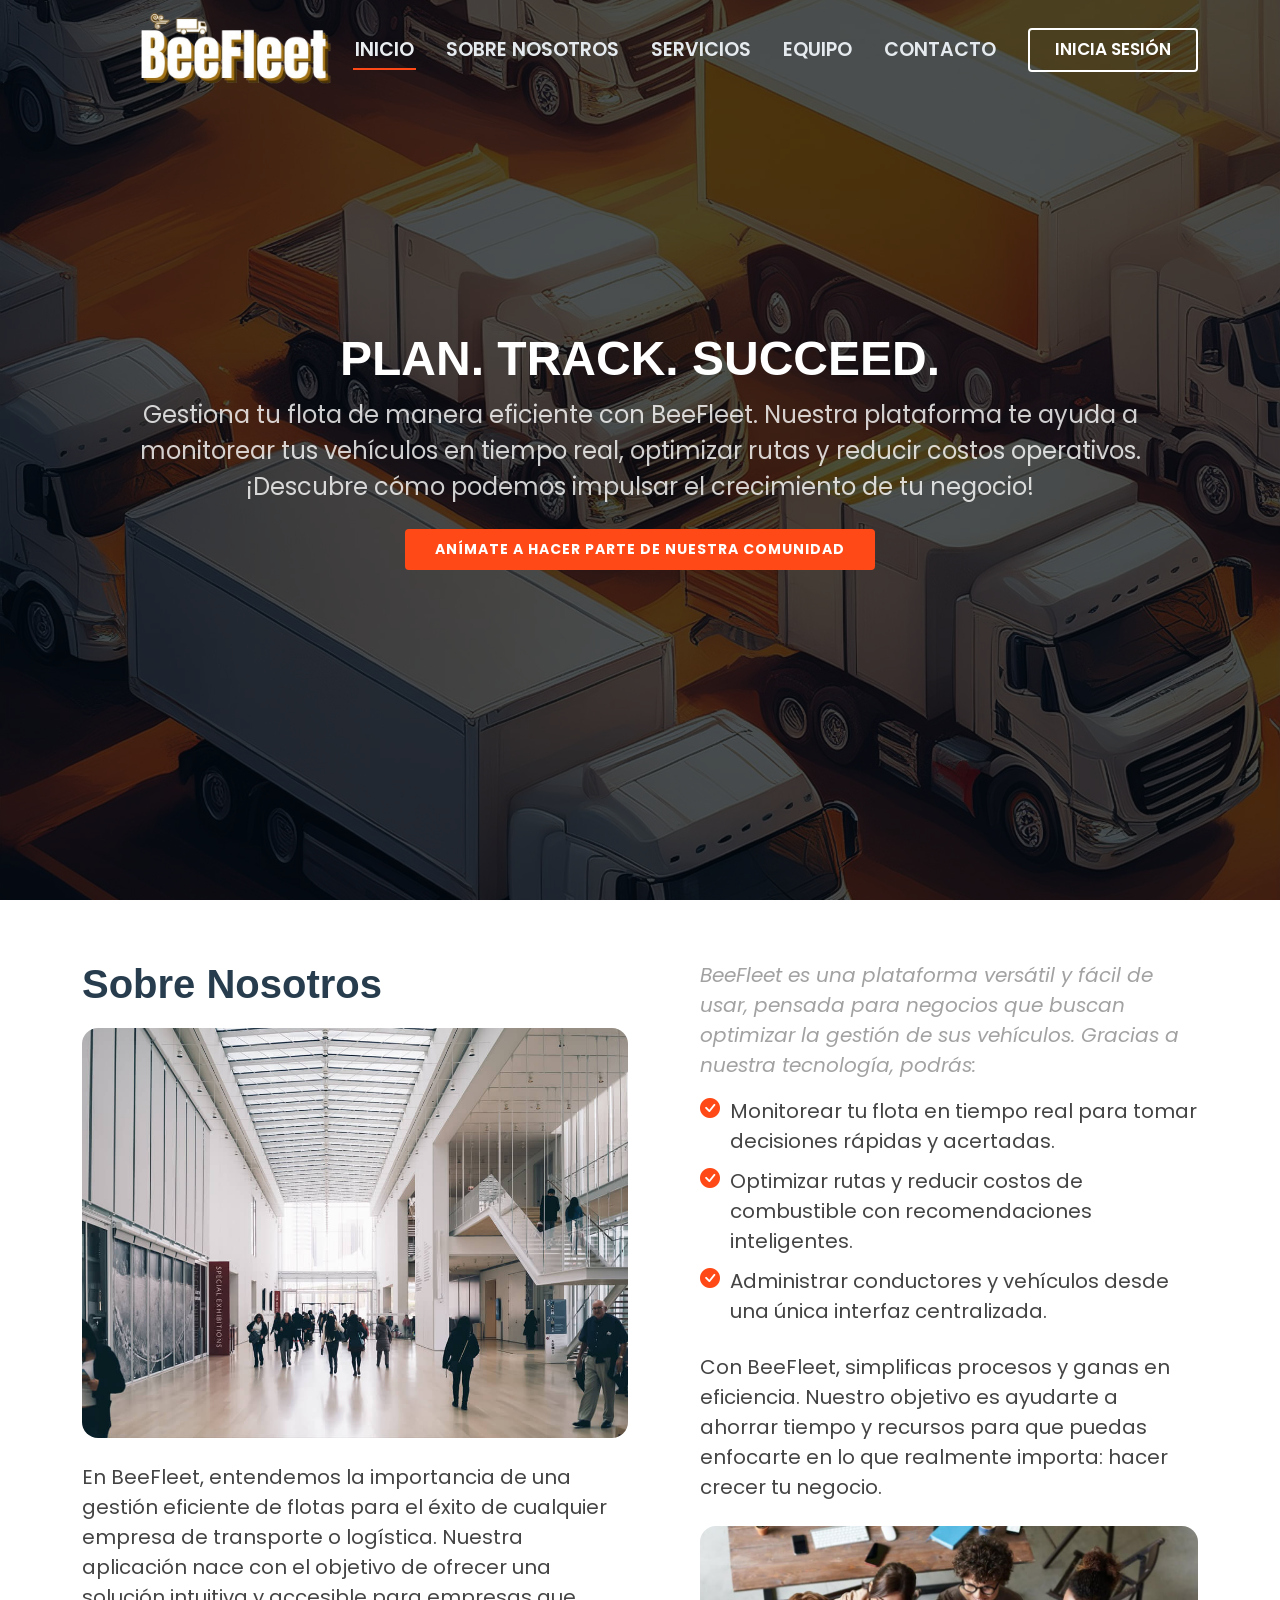
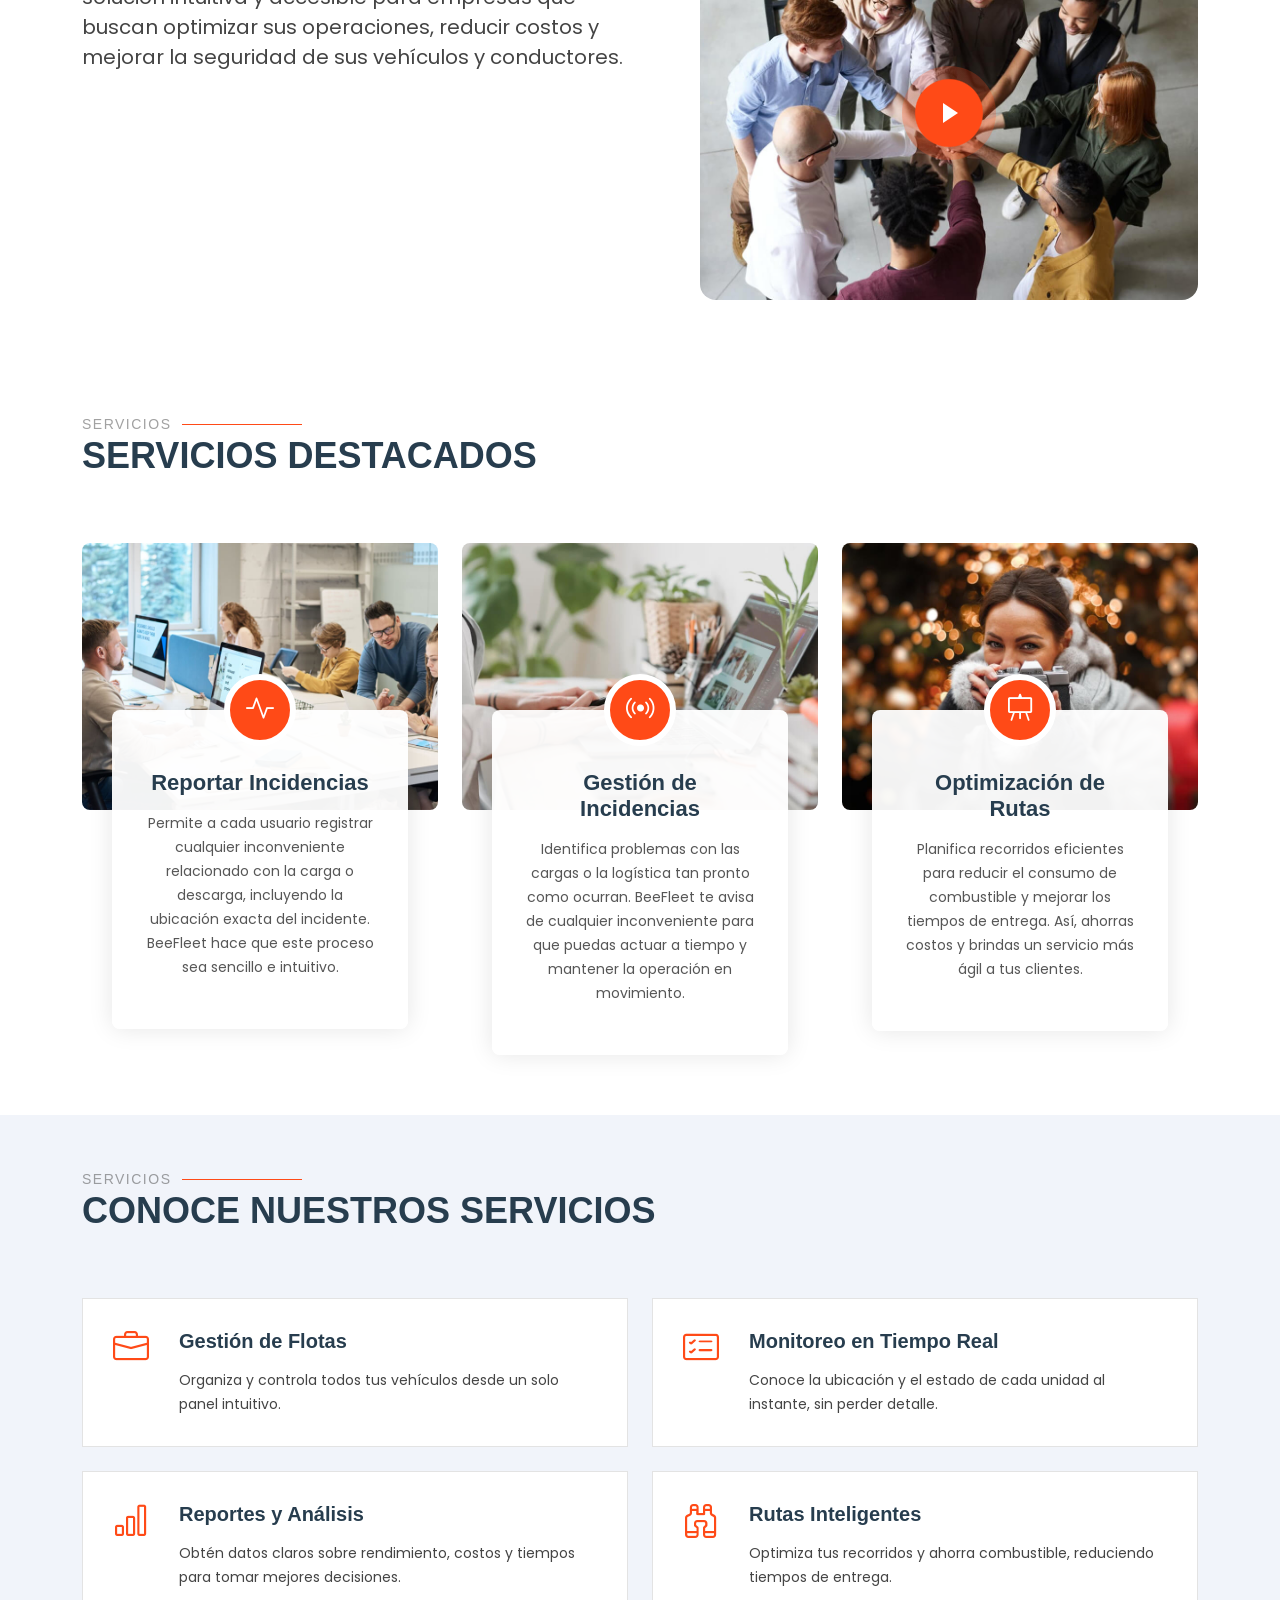
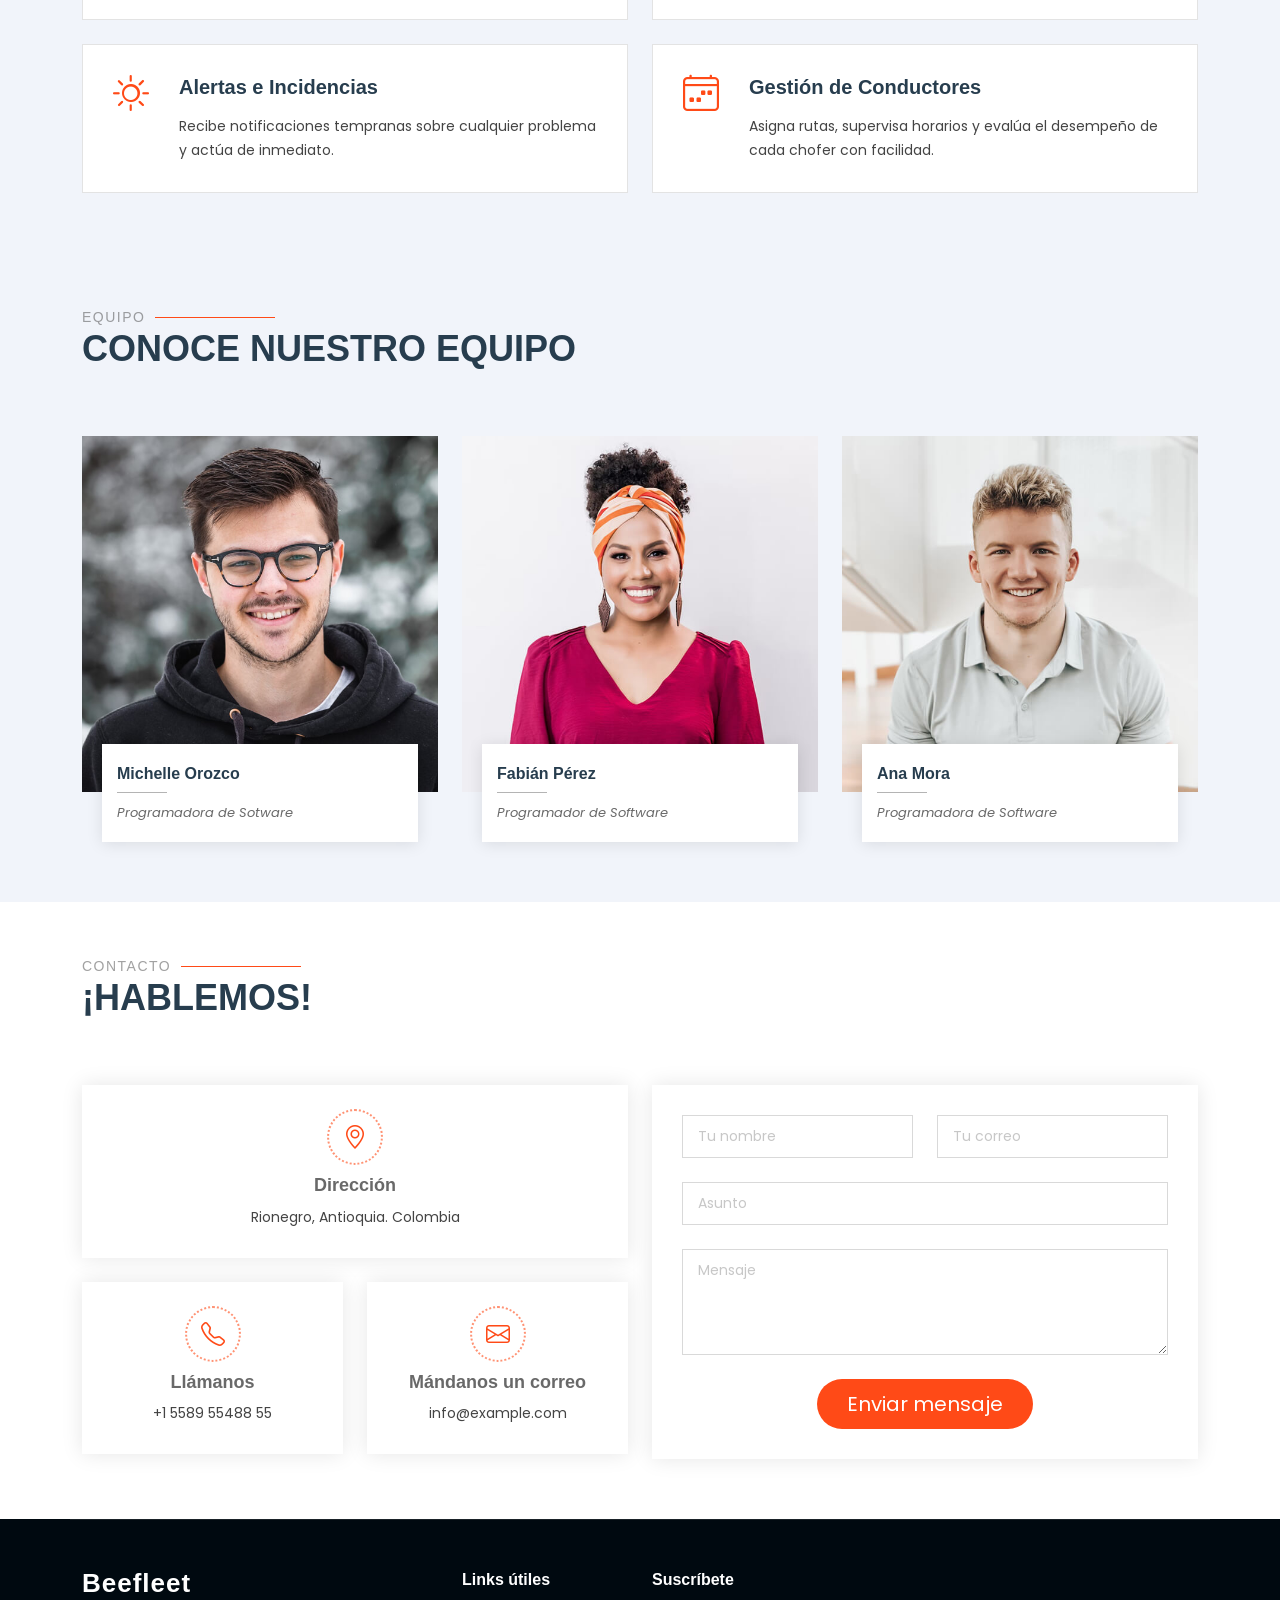
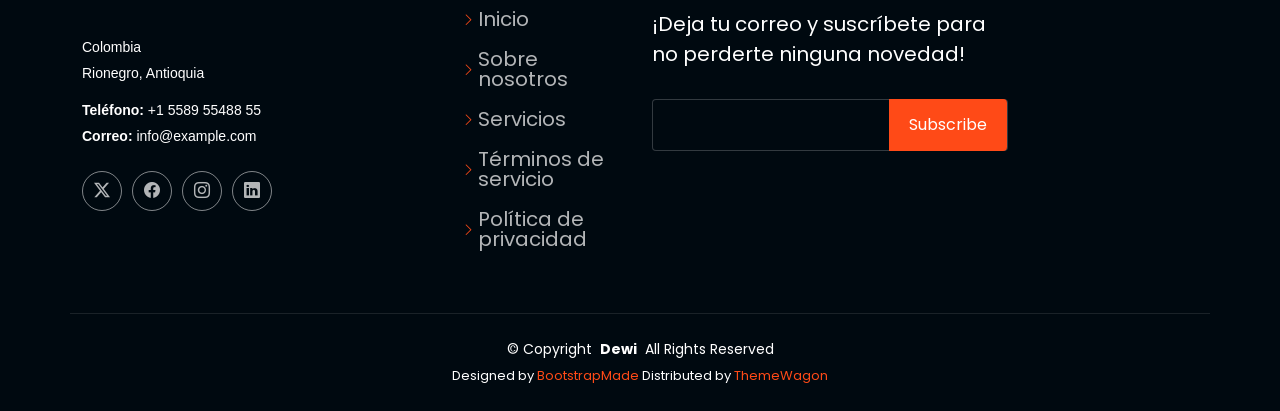
<file: index.html>
<!DOCTYPE html>
<html lang="es">

<head>
  <meta charset="utf-8">
  <meta content="width=device-width, initial-scale=1.0" name="viewport">
  <title>BeeFleet</title>
  <meta name="description" content="">
  <meta name="keywords" content="">

  <!-- Favicons -->
  <link href="assets/img/logo.png" rel="icon">

  <!-- Fonts -->
  <link href="https://fonts.googleapis.com" rel="preconnect">
  <link href="https://fonts.gstatic.com" rel="preconnect" crossorigin>

  <!-- Vendor CSS Files -->
  <link href="assets/vendor/bootstrap/css/bootstrap.min.css" rel="stylesheet">
  <link href="assets/vendor/bootstrap-icons/bootstrap-icons.css" rel="stylesheet">
  <link href="assets/vendor/aos/aos.css" rel="stylesheet">
  <link href="assets/vendor/glightbox/css/glightbox.min.css" rel="stylesheet">
  <link href="assets/vendor/swiper/swiper-bundle.min.css" rel="stylesheet">

  <!-- Main CSS File -->
  <link href="assets/css/main.css" rel="stylesheet">

  <!-- =======================================================
  * Template Name: Dewi
  * Template URL: https://bootstrapmade.com/dewi-free-multi-purpose-html-template/
  * Updated: Aug 07 2024 with Bootstrap v5.3.3
  * Author: BootstrapMade.com
  * License: https://bootstrapmade.com/license/
  ======================================================== -->
</head>

<body class="index-page">

  <header id="header" class="header d-flex align-items-center fixed-top">
    <div class="container-fluid container-xl position-relative d-flex align-items-center">

      <a href="index.html" class="logo d-flex align-items-center me-auto">
        <img src="assets/img/logo.png" alt="">
      <!-- <h1 class="sitename">Beefleet</h1> -->
      </a>

      <nav id="navmenu" class="navmenu">
        <ul>
          <li><a href="#hero" class="active">Inicio</a></li>
          <li><a href="#about">Sobre nosotros</a></li>
          <li><a href="#services">Servicios</a></li>
          <li><a href="#team">Equipo</a></li></a>
          <li><a href="#contact">Contacto</a></li>
        </ul>
        <i class="mobile-nav-toggle d-xl-none bi bi-list"></i>
      </nav>
      <a class="cta-btn" href="starter-page.html">Inicia Sesión</a>

    </div>
  </header>

  <main class="main">

    <!-- Hero Section -->
    <section id="hero" class="hero section dark-background">

      <img src="assets/img/hero-bg.jpg" alt="" data-aos="fade-in">

      <div class="container d-flex flex-column align-items-center">
        <h2 data-aos="fade-up" data-aos-delay="100">PLAN. TRACK. SUCCEED.</h2>
        <p data-aos="fade-up" data-aos-delay="200" class="text-center">Gestiona tu flota de manera eficiente con BeeFleet. Nuestra plataforma te ayuda a monitorear tus vehículos en tiempo real, optimizar rutas y reducir costos operativos. ¡Descubre cómo podemos impulsar el crecimiento de tu negocio!</p>
        <div class="d-flex mt-4" data-aos="fade-up" data-aos-delay="300">
          <a href="#about" class="btn-get-started fw-bold">Anímate a hacer parte de nuestra comunidad</a>
        </div>
      </div>

    </section><!-- /Hero Section -->

    <!-- About Section -->
    <section id="about" class="about section">

      <div class="container">

        <div class="row gy-4">
          <div class="col-lg-6" data-aos="fade-up" data-aos-delay="100">
            <h3>Sobre Nosotros</h3>
            <img src="assets/img/about.jpg" class="img-fluid rounded-4 mb-4" alt="">
            <p>En BeeFleet, entendemos la importancia de una gestión eficiente de flotas para el éxito de cualquier empresa de transporte o logística. Nuestra aplicación nace con el objetivo de ofrecer una solución intuitiva y accesible para empresas que buscan optimizar sus operaciones, reducir costos y mejorar la seguridad de sus vehículos y conductores.</p>
          </div>
          <div class="col-lg-6" data-aos="fade-up" data-aos-delay="250">
            <div class="content ps-0 ps-lg-5">
              <p class="fst-italic">
                BeeFleet es una plataforma versátil y fácil de usar, pensada para negocios que buscan optimizar la gestión de sus vehículos. Gracias a nuestra tecnología, podrás:
              </p>
              <ul>
                <li><i class="bi bi-check-circle-fill"></i> <span>Monitorear tu flota en tiempo real para tomar decisiones rápidas y acertadas.</span></li>
                <li><i class="bi bi-check-circle-fill"></i> <span>Optimizar rutas y reducir costos de combustible con recomendaciones inteligentes.</span></li>
                <li><i class="bi bi-check-circle-fill"></i> <span>Administrar conductores y vehículos desde una única interfaz centralizada.</span></li>
              </ul>
              <p>
                Con BeeFleet, simplificas procesos y ganas en eficiencia. Nuestro objetivo es ayudarte a ahorrar tiempo y recursos para que puedas enfocarte en lo que realmente importa: hacer crecer tu negocio.
              </p>

              <div class="position-relative mt-4">
                <img src="assets/img/about-2.jpg" class="img-fluid rounded-4" alt="">
                <a href="https://www.youtube.com/watch?v=Y7f98aduVJ8" class="glightbox pulsating-play-btn"></a>
              </div>
            </div>
          </div>
        </div>
      </div>

    </section><!-- /Stats Section -->

    <!-- Services Section -->
    <section id="services" class="services section">

      <!-- Section Title -->
      <div class="container section-title" data-aos="fade-up">
        <h2>Servicios</h2>
        <p>Servicios destacados<br></p>
      </div><!-- End Section Title -->

      <div class="container" data-aos="fade-up" data-aos-delay="100">

        <div class="row gy-5">

          <div class="col-xl-4 col-md-6" data-aos="zoom-in" data-aos-delay="200">
            <div class="service-item">
              <div class="img">
                <img src="assets/img/services-1.jpg" class="img-fluid" alt="">
              </div>
              <div class="details position-relative">
                <div class="icon">
                  <i class="bi bi-activity"></i>
                </div>
                <a href="service-details.html" class="stretched-link">
                  <h3>Reportar Incidencias</h3>
                </a>
                <p>Permite a cada usuario registrar cualquier inconveniente relacionado con la carga o descarga, incluyendo la ubicación exacta del incidente. BeeFleet hace que este proceso sea sencillo e intuitivo.</p>
              </div>
            </div>
          </div><!-- End Service Item -->

          <div class="col-xl-4 col-md-6" data-aos="zoom-in" data-aos-delay="300">
            <div class="service-item">
              <div class="img">
                <img src="assets/img/services-2.jpg" class="img-fluid" alt="">
              </div>
              <div class="details position-relative">
                <div class="icon">
                  <i class="bi bi-broadcast"></i>
                </div>
                <a href="service-details.html" class="stretched-link">
                  <h3>Gestión de Incidencias</h3>
                </a>
                <p>Identifica problemas con las cargas o la logística tan pronto como ocurran. BeeFleet te avisa de cualquier inconveniente para que puedas actuar a tiempo y mantener la operación en movimiento.</p>
              </div>
            </div>
          </div><!-- End Service Item -->

          <div class="col-xl-4 col-md-6" data-aos="zoom-in" data-aos-delay="400">
            <div class="service-item">
              <div class="img">
                <img src="assets/img/services-3.jpg" class="img-fluid" alt="">
              </div>
              <div class="details position-relative">
                <div class="icon">
                  <i class="bi bi-easel"></i>
                </div>
                <a href="service-details.html" class="stretched-link">
                  <h3>Optimización de Rutas</h3>
                </a>
                <p>Planifica recorridos eficientes para reducir el consumo de combustible y mejorar los tiempos de entrega. Así, ahorras costos y brindas un servicio más ágil a tus clientes.</p>
              </div>
            </div>
          </div><!-- End Service Item -->

        </div>
      </div>
    </section><!-- /Features Section -->

    <!-- Services 2 Section -->
    <section id="services-2" class="services-2 section light-background">

      <!-- Section Title -->
      <div class="container section-title" data-aos="fade-up">
        <h2>Servicios</h2>
        <p>Conoce nuestros servicios</p>
      </div><!-- End Section Title -->

      <div class="container">

        <div class="row gy-4">

          <div class="col-md-6" data-aos="fade-up" data-aos-delay="100">
            <div class="service-item d-flex position-relative h-100">
              <i class="bi bi-briefcase icon flex-shrink-0"></i>
              <div>
                <h4 class="title"><a href="#" class="stretched-link">Gestión de Flotas</a></h4>
                <p class="description">Organiza y controla todos tus vehículos desde un solo panel intuitivo.</p>
              </div>
            </div>
          </div><!-- End Service Item -->

          <div class="col-md-6" data-aos="fade-up" data-aos-delay="200">
            <div class="service-item d-flex position-relative h-100">
              <i class="bi bi-card-checklist icon flex-shrink-0"></i>
              <div>
                <h4 class="title"><a href="#" class="stretched-link">Monitoreo en Tiempo Real</a></h4>
                <p class="description">Conoce la ubicación y el estado de cada unidad al instante, sin perder detalle.</p>
              </div>
            </div>
          </div><!-- End Service Item -->

          <div class="col-md-6" data-aos="fade-up" data-aos-delay="300">
            <div class="service-item d-flex position-relative h-100">
              <i class="bi bi-bar-chart icon flex-shrink-0"></i>
              <div>
                <h4 class="title"><a href="#" class="stretched-link">Reportes y Análisis</a></h4>
                <p class="description">Obtén datos claros sobre rendimiento, costos y tiempos para tomar mejores decisiones.</p>
              </div>
            </div>
          </div><!-- End Service Item -->

          <div class="col-md-6" data-aos="fade-up" data-aos-delay="400">
            <div class="service-item d-flex position-relative h-100">
              <i class="bi bi-binoculars icon flex-shrink-0"></i>
              <div>
                <h4 class="title"><a href="#" class="stretched-link">Rutas Inteligentes</a></h4>
                <p class="description">Optimiza tus recorridos y ahorra combustible, reduciendo tiempos de entrega.</p>
              </div>
            </div>
          </div><!-- End Service Item -->

          <div class="col-md-6" data-aos="fade-up" data-aos-delay="500">
            <div class="service-item d-flex position-relative h-100">
              <i class="bi bi-brightness-high icon flex-shrink-0"></i>
              <div>
                <h4 class="title"><a href="#" class="stretched-link">Alertas e Incidencias</a></h4>
                <p class="description">Recibe notificaciones tempranas sobre cualquier problema y actúa de inmediato.</p>
              </div>
            </div>
          </div><!-- End Service Item -->

          <div class="col-md-6" data-aos="fade-up" data-aos-delay="600">
            <div class="service-item d-flex position-relative h-100">
              <i class="bi bi-calendar4-week icon flex-shrink-0"></i>
              <div>
                <h4 class="title"><a href="#" class="stretched-link">Gestión de Conductores</a></h4>
                <p class="description">Asigna rutas, supervisa horarios y evalúa el desempeño de cada chofer con facilidad.</p>
              </div>
            </div>
          </div><!-- End Service Item -->

        </div>

      </div>

    </section><!-- /Services 2 Section -->



    </section><!-- /Testimonials Section -->
    <!-- Team Section -->
    <section id="team" class="team section light-background">

      <!-- Section Title -->
      <div class="container section-title" data-aos="fade-up">
        <h2>Equipo</h2>
        <p>Conoce nuestro equipo</p>
      </div><!-- End Section Title -->

      <div class="container">

        <div class="row gy-5">

          <div class="col-lg-4 col-md-6" data-aos="fade-up" data-aos-delay="100">
            <div class="member">
              <div class="pic"><img src="assets/img/team/team-1.jpg" class="img-fluid" alt=""></div>
              <div class="member-info">
                <h4>Michelle Orozco</h4>
                <span>Programadora de Sotware</span>
              </div>
            </div>
          </div><!-- End Team Member -->

          <div class="col-lg-4 col-md-6" data-aos="fade-up" data-aos-delay="200">
            <div class="member">
              <div class="pic"><img src="assets/img/team/team-2.jpg" class="img-fluid" alt=""></div>
              <div class="member-info">
                <h4>Fabián Pérez</h4>
                <span>Programador de Software</span>
              </div>
            </div>
          </div><!-- End Team Member -->

          <div class="col-lg-4 col-md-6" data-aos="fade-up" data-aos-delay="300">
            <div class="member">
              <div class="pic"><img src="assets/img/team/team-3.jpg" class="img-fluid" alt=""></div>
              <div class="member-info">
                <h4>Ana Mora</h4>
                <span>Programadora de Software</span>
              </div>
            </div>
          </div><!-- End Team Member -->

        </div>

      </div>

    </section><!-- /Team Section -->

    <!-- Contact Section -->
    <section id="contact" class="contact section">

      <!-- Section Title -->
      <div class="container section-title" data-aos="fade-up">
        <h2>Contacto</h2>
        <p>¡Hablemos!</p>
      </div><!-- End Section Title -->

      <div class="container" data-aos="fade-up" data-aos-delay="100">

        <div class="row gy-4">
          <div class="col-lg-6 ">
            <div class="row gy-4">

              <div class="col-lg-12">
                <div class="info-item d-flex flex-column justify-content-center align-items-center" data-aos="fade-up" data-aos-delay="200">
                  <i class="bi bi-geo-alt"></i>
                  <h3>Dirección</h3>
                  <p>Rionegro, Antioquia. Colombia</p>
                </div>
              </div><!-- End Info Item -->

              <div class="col-md-6">
                <div class="info-item d-flex flex-column justify-content-center align-items-center" data-aos="fade-up" data-aos-delay="300">
                  <i class="bi bi-telephone"></i>
                  <h3>Llámanos</h3>
                  <p>+1 5589 55488 55</p>
                </div>
              </div><!-- End Info Item -->

              <div class="col-md-6">
                <div class="info-item d-flex flex-column justify-content-center align-items-center" data-aos="fade-up" data-aos-delay="400">
                  <i class="bi bi-envelope"></i>
                  <h3>Mándanos un correo</h3>
                  <p>info@example.com</p>
                </div>
              </div><!-- End Info Item -->

            </div>
          </div>

          <div class="col-lg-6">
            <form action="forms/contact.php" method="post" class="php-email-form" data-aos="fade-up" data-aos-delay="500">
              <div class="row gy-4">

                <div class="col-md-6">
                  <input type="text" name="name" class="form-control" placeholder="Tu nombre" required="">
                </div>

                <div class="col-md-6 ">
                  <input type="email" class="form-control" name="email" placeholder="Tu correo" required="">
                </div>

                <div class="col-md-12">
                  <input type="text" class="form-control" name="subject" placeholder="Asunto" required="">
                </div>

                <div class="col-md-12">
                  <textarea class="form-control" name="message" rows="4" placeholder="Mensaje" required=""></textarea>
                </div>

                <div class="col-md-12 text-center">
                  <div class="loading">Cargando</div>
                  <div class="error-message"></div>
                  <div class="sent-message">Tu mensaje se ha enviado. ¡Gracias!</div>

                  <button type="submit">Enviar mensaje</button>
                </div>

              </div>
            </form>
          </div><!-- End Contact Form -->

        </div>

      </div>

    </section><!-- /Contact Section -->

  </main>

  <footer id="footer" class="footer dark-background">

    <div class="container footer-top">
      <div class="row gy-4">
        <div class="col-lg-4 col-md-6 footer-about">
          <a href="index.html" class="logo d-flex align-items-center">
            <span class="sitename">Beefleet</span>
          </a>
          <div class="footer-contact pt-3">
            <p>Colombia</p>
            <p>Rionegro, Antioquia</p>
            <p class="mt-3"><strong>Teléfono:</strong> <span>+1 5589 55488 55</span></p>
            <p><strong>Correo:</strong> <span>info@example.com</span></p>
          </div>
          <div class="social-links d-flex mt-4">
            <a href=""><i class="bi bi-twitter-x"></i></a>
            <a href=""><i class="bi bi-facebook"></i></a>
            <a href=""><i class="bi bi-instagram"></i></a>
            <a href=""><i class="bi bi-linkedin"></i></a>
          </div>
        </div>

        <div class="col-lg-2 col-md-3 footer-links">
          <h4>Links útiles</h4>
          <ul>
            <li><i class="bi bi-chevron-right"></i> <a href="#">Inicio</a></li>
            <li><i class="bi bi-chevron-right"></i> <a href="#">Sobre nosotros</a></li>
            <li><i class="bi bi-chevron-right"></i> <a href="#">Servicios</a></li>
            <li><i class="bi bi-chevron-right"></i> <a href="#">Términos de servicio</a></li>
            <li><i class="bi bi-chevron-right"></i> <a href="#">Política de privacidad</a></li>
          </ul>
        </div>

        <div class="col-lg-4 col-md-12 footer-newsletter">
          <h4>Suscríbete</h4>
          <p>¡Deja tu correo y suscríbete para no perderte ninguna novedad!</p>
          <form action="forms/newsletter.php" method="post" class="php-email-form">
            <div class="newsletter-form"><input type="email" name="email"><input type="submit" value="Subscribe"></div>
            <div class="loading">Cargando</div>
            <div class="error-message"></div>
            <div class="sent-message">Tu suscripción se ha enviado. ¡Gracias!</div>
          </form>
        </div>

      </div>
    </div>

    <div class="container copyright text-center mt-4">
      <p>© <span>Copyright</span> <strong class="px-1 sitename">Dewi</strong> <span>All Rights Reserved</span></p>
      <div class="credits">
        <!-- All the links in the footer should remain intact. -->
        <!-- You can delete the links only if you've purchased the pro version. -->
        <!-- Licensing information: https://bootstrapmade.com/license/ -->
        <!-- Purchase the pro version with working PHP/AJAX contact form: [buy-url] -->
        Designed by <a href="https://bootstrapmade.com/">BootstrapMade</a> Distributed by <a href=“https://themewagon.com>ThemeWagon
      </div>
    </div>

  </footer>

  <!-- Scroll Top -->
  <a href="#" id="scroll-top" class="scroll-top d-flex align-items-center justify-content-center"><i class="bi bi-arrow-up-short"></i></a>

  <!-- Preloader -->
  <div id="preloader"></div>

  <!-- Vendor JS Files -->
  <script src="assets/vendor/bootstrap/js/bootstrap.bundle.min.js"></script>
  <script src="assets/vendor/php-email-form/validate.js"></script>
  <script src="assets/vendor/aos/aos.js"></script>
  <script src="assets/vendor/glightbox/js/glightbox.min.js"></script>
  <script src="assets/vendor/purecounter/purecounter_vanilla.js"></script>
  <script src="assets/vendor/swiper/swiper-bundle.min.js"></script>
  <script src="assets/vendor/imagesloaded/imagesloaded.pkgd.min.js"></script>
  <script src="assets/vendor/isotope-layout/isotope.pkgd.min.js"></script>

  <!-- Main JS File -->
  <script src="assets/js/main.js"></script>

</body>

</html>
</file>
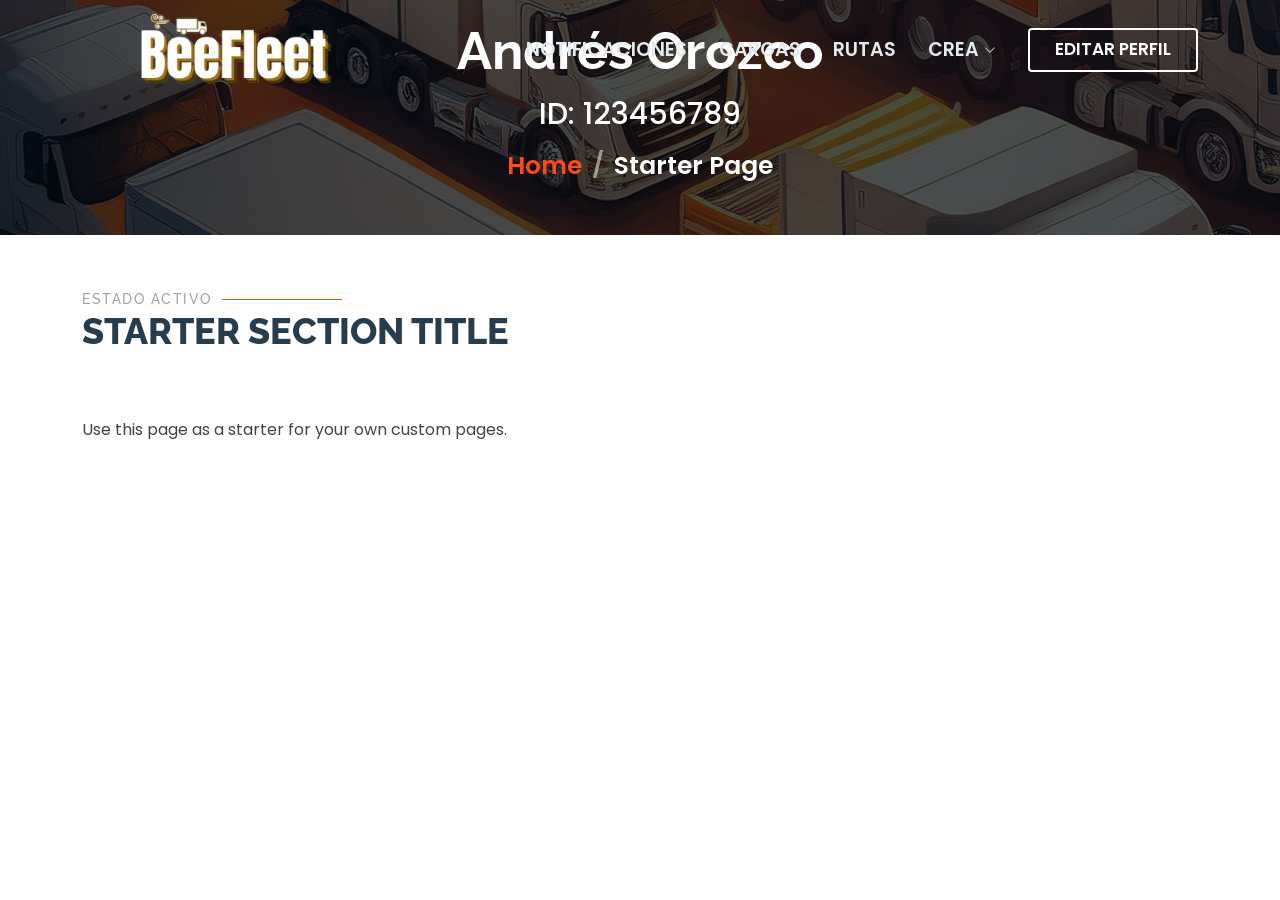
<file: adminUser.html>
<!DOCTYPE html>
<html lang="en">

<head>
  <meta charset="utf-8">
  <meta content="width=device-width, initial-scale=1.0" name="viewport">
  <title>Perfil</title>
  <meta name="description" content="">
  <meta name="keywords" content="">

  <!-- Favicons -->
  <link href="assets/img/logo.png" rel="icon">

  <!-- Fonts -->
  <link href="https://fonts.googleapis.com" rel="preconnect">
  <link href="https://fonts.gstatic.com" rel="preconnect" crossorigin>
  <link href="https://fonts.googleapis.com/css2?family=Roboto:ital,wght@0,100;0,300;0,400;0,500;0,700;0,900;1,100;1,300;1,400;1,500;1,700;1,900&family=Raleway:ital,wght@0,100;0,200;0,300;0,400;0,500;0,600;0,700;0,800;0,900;1,100;1,200;1,300;1,400;1,500;1,600;1,700;1,800;1,900&family=Inter:wght@100;200;300;400;500;600;700;800;900&display=swap" rel="stylesheet">

  <!-- Vendor CSS Files -->
  <link href="assets/vendor/bootstrap/css/bootstrap.min.css" rel="stylesheet">
  <link href="assets/vendor/bootstrap-icons/bootstrap-icons.css" rel="stylesheet">
  <link href="assets/vendor/aos/aos.css" rel="stylesheet">
  <link href="assets/vendor/glightbox/css/glightbox.min.css" rel="stylesheet">
  <link href="assets/vendor/swiper/swiper-bundle.min.css" rel="stylesheet">

  <!-- Main CSS File -->
  <link href="assets/css/main.css" rel="stylesheet">

  <!-- =======================================================
  * Template Name: Dewi
  * Template URL: https://bootstrapmade.com/dewi-free-multi-purpose-html-template/
  * Updated: Aug 07 2024 with Bootstrap v5.3.3
  * Author: BootstrapMade.com
  * License: https://bootstrapmade.com/license/
  ======================================================== -->
</head>

<body class="starter-page-page">

  <header id="header" class="header d-flex align-items-center fixed-top">
    <div class="container-fluid container-xl position-relative d-flex align-items-center">

      <a href="index.html" class="logo d-flex align-items-center me-auto">
        <!-- Uncomment the line below if you also wish to use an image logo -->
        <img src="assets/img/logo.png" alt="">
      </a>

      <nav id="navmenu" class="navmenu">
        <ul>
          <li><a href="#hero">Notificaciones</a></li>
          <li><a href="#about">Cargas</a></li>
          <li><a href="#services">Rutas</a></li>
          <li class="dropdown"><a href="#"><span>Crea</span> <i class="bi bi-chevron-down toggle-dropdown"></i></a>
            <ul>
              <li><a href="conduForm.html">Conductor</a></li>
              <li><a href="vehiculoForm.html">Vehículo</a></li>
              <li><a href="rutaForm.html">Ruta</a></li>
              <li><a href="cargaForm.html">Carga</a></li>
              <li><a href="ventaForm.html">Venta</a></li>
            </ul>
          </li>
        </ul>
        <i class="mobile-nav-toggle d-xl-none bi bi-list"></i>
      </nav>

      <a class="cta-btn" href="index.html#about">Editar perfil</a>

    </div>
  </header>

  <main class="main">

    <!-- Page Title -->
    <div class="page-title dark-background" data-aos="fade" style="background-image: url(assets/img/hero-bg.jpg);">
      <div class="container position-relative">
        <h1>Andrés Orozco</h1>
        <p>ID: 123456789</p>
        <nav class="breadcrumbs">
          <ol>
            <li><a href="index.html">Home</a></li>
            <li class="current">Starter Page</li>
          </ol>
        </nav>
      </div>
    </div><!-- End Page Title -->

    <!-- Starter Section Section -->
    <section id="starter-section" class="starter-section section">

      <!-- Section Title -->
      <div class="container section-title" data-aos="fade-up">
        <h2>Estado Activo</h2>
        <p>Starter Section Title<br></p>
      </div><!-- End Section Title -->

      <div class="container" data-aos="fade-up">
        <p>Use this page as a starter for your own custom pages.</p>
      </div>

    </section><!-- /Starter Section Section -->

  </main>


  <!-- Scroll Top -->
  <a href="#" id="scroll-top" class="scroll-top d-flex align-items-center justify-content-center"><i class="bi bi-arrow-up-short"></i></a>

  <!-- Preloader -->
  <div id="preloader"></div>

  <!-- Vendor JS Files -->
  <script src="assets/vendor/bootstrap/js/bootstrap.bundle.min.js"></script>
  <script src="assets/vendor/php-email-form/validate.js"></script>
  <script src="assets/vendor/aos/aos.js"></script>
  <script src="assets/vendor/glightbox/js/glightbox.min.js"></script>
  <script src="assets/vendor/purecounter/purecounter_vanilla.js"></script>
  <script src="assets/vendor/swiper/swiper-bundle.min.js"></script>
  <script src="assets/vendor/imagesloaded/imagesloaded.pkgd.min.js"></script>
  <script src="assets/vendor/isotope-layout/isotope.pkgd.min.js"></script>

  <!-- Main JS File -->
  <script src="assets/js/main.js"></script>

</body>

</html>
</file>
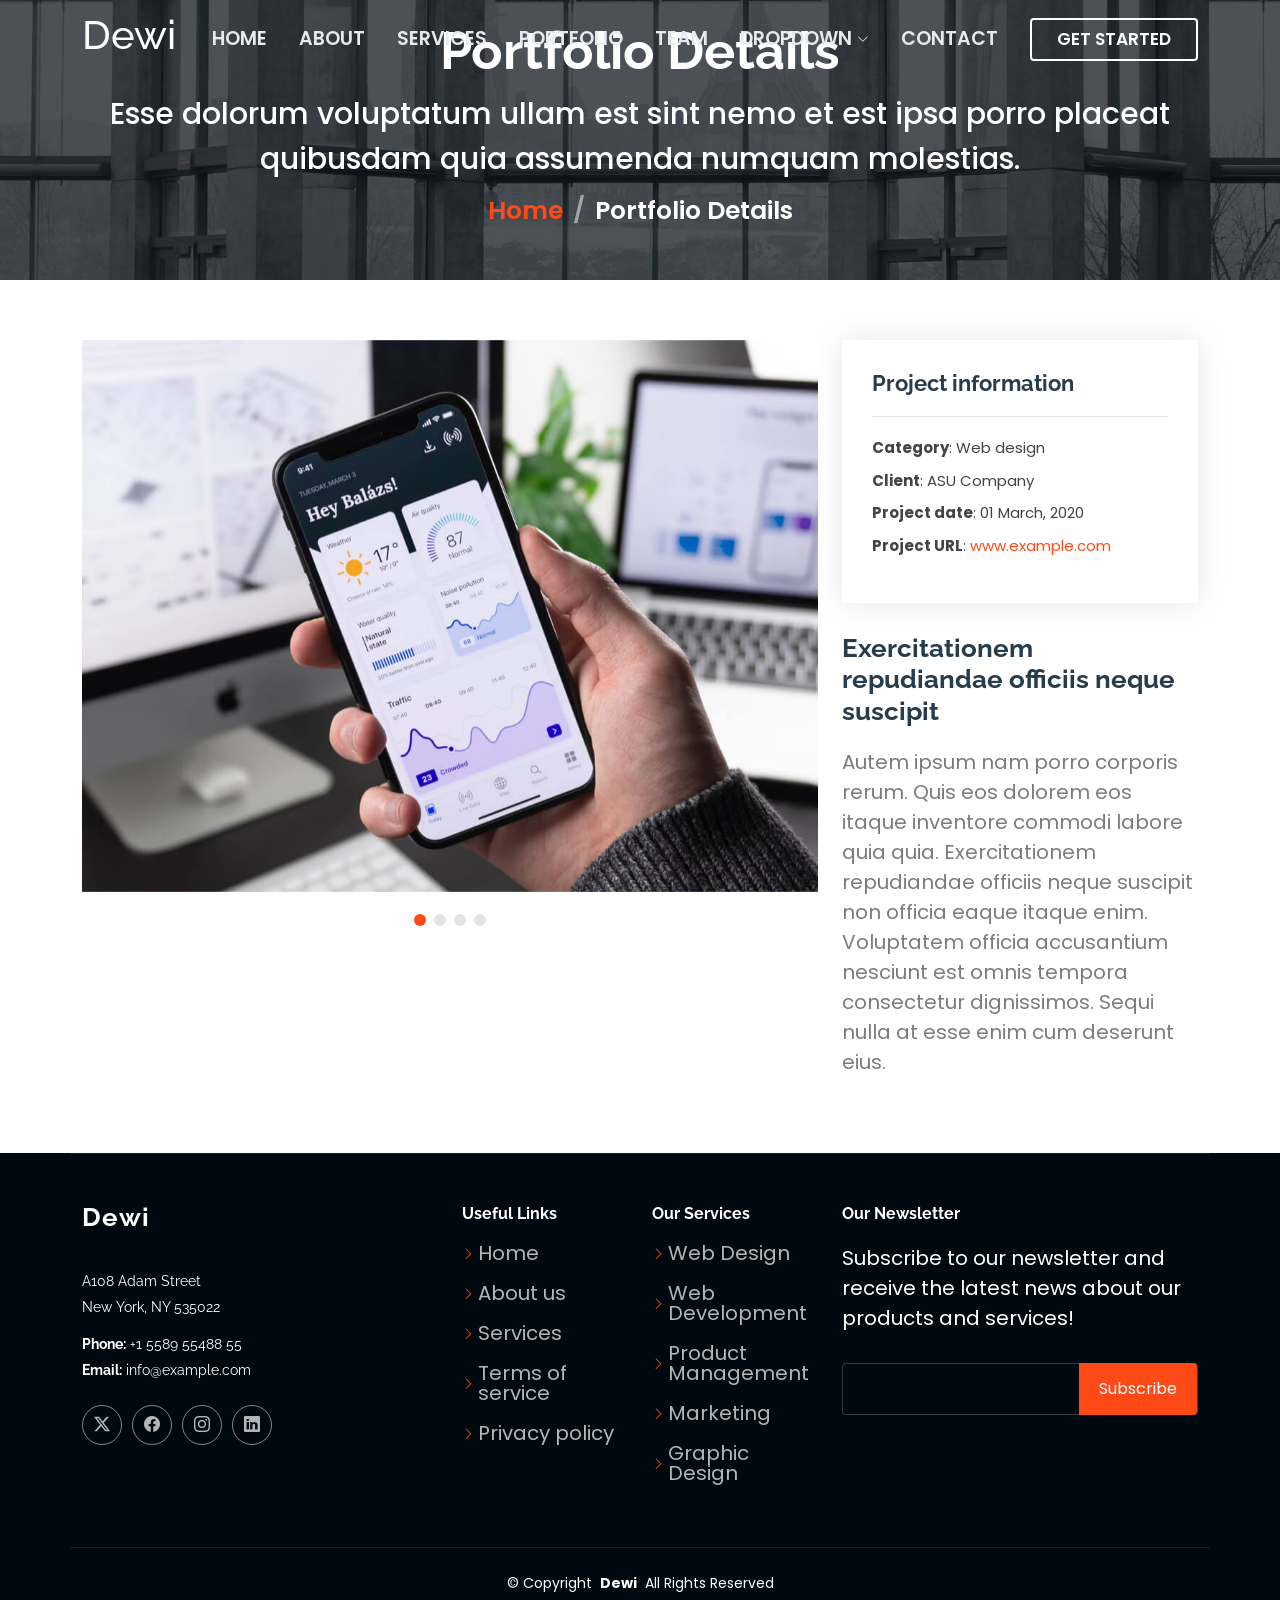
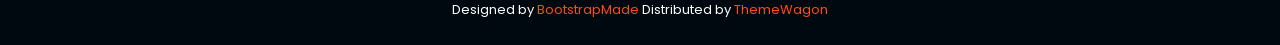
<file: portfolio-details.html>
<!DOCTYPE html>
<html lang="en">

<head>
  <meta charset="utf-8">
  <meta content="width=device-width, initial-scale=1.0" name="viewport">
  <title>Portfolio Details - Dewi Bootstrap Template</title>
  <meta name="description" content="">
  <meta name="keywords" content="">

  <!-- Favicons -->
  <link href="assets/img/favicon.png" rel="icon">
  <link href="assets/img/apple-touch-icon.png" rel="apple-touch-icon">

  <!-- Fonts -->
  <link href="https://fonts.googleapis.com" rel="preconnect">
  <link href="https://fonts.gstatic.com" rel="preconnect" crossorigin>
  <link href="https://fonts.googleapis.com/css2?family=Roboto:ital,wght@0,100;0,300;0,400;0,500;0,700;0,900;1,100;1,300;1,400;1,500;1,700;1,900&family=Raleway:ital,wght@0,100;0,200;0,300;0,400;0,500;0,600;0,700;0,800;0,900;1,100;1,200;1,300;1,400;1,500;1,600;1,700;1,800;1,900&family=Inter:wght@100;200;300;400;500;600;700;800;900&display=swap" rel="stylesheet">

  <!-- Vendor CSS Files -->
  <link href="assets/vendor/bootstrap/css/bootstrap.min.css" rel="stylesheet">
  <link href="assets/vendor/bootstrap-icons/bootstrap-icons.css" rel="stylesheet">
  <link href="assets/vendor/aos/aos.css" rel="stylesheet">
  <link href="assets/vendor/glightbox/css/glightbox.min.css" rel="stylesheet">
  <link href="assets/vendor/swiper/swiper-bundle.min.css" rel="stylesheet">

  <!-- Main CSS File -->
  <link href="assets/css/main.css" rel="stylesheet">

  <!-- =======================================================
  * Template Name: Dewi
  * Template URL: https://bootstrapmade.com/dewi-free-multi-purpose-html-template/
  * Updated: Aug 07 2024 with Bootstrap v5.3.3
  * Author: BootstrapMade.com
  * License: https://bootstrapmade.com/license/
  ======================================================== -->
</head>

<body class="portfolio-details-page">

  <header id="header" class="header d-flex align-items-center fixed-top">
    <div class="container-fluid container-xl position-relative d-flex align-items-center">

      <a href="index.html" class="logo d-flex align-items-center me-auto">
        <!-- Uncomment the line below if you also wish to use an image logo -->
        <!-- <img src="assets/img/logo.png" alt=""> -->
        <h1 class="sitename">Dewi</h1>
      </a>

      <nav id="navmenu" class="navmenu">
        <ul>
          <li><a href="#hero">Home</a></li>
          <li><a href="#about">About</a></li>
          <li><a href="#services">Services</a></li>
          <li><a href="#portfolio">Portfolio</a></li>
          <li><a href="#team">Team</a></li>
          <li class="dropdown"><a href="#"><span>Dropdown</span> <i class="bi bi-chevron-down toggle-dropdown"></i></a>
            <ul>
              <li><a href="#">Dropdown 1</a></li>
              <li class="dropdown"><a href="#"><span>Deep Dropdown</span> <i class="bi bi-chevron-down toggle-dropdown"></i></a>
                <ul>
                  <li><a href="#">Deep Dropdown 1</a></li>
                  <li><a href="#">Deep Dropdown 2</a></li>
                  <li><a href="#">Deep Dropdown 3</a></li>
                  <li><a href="#">Deep Dropdown 4</a></li>
                  <li><a href="#">Deep Dropdown 5</a></li>
                </ul>
              </li>
              <li><a href="#">Dropdown 2</a></li>
              <li><a href="#">Dropdown 3</a></li>
              <li><a href="#">Dropdown 4</a></li>
            </ul>
          </li>
          <li><a href="#contact">Contact</a></li>
        </ul>
        <i class="mobile-nav-toggle d-xl-none bi bi-list"></i>
      </nav>

      <a class="cta-btn" href="index.html#about">Get Started</a>

    </div>
  </header>

  <main class="main">

    <!-- Page Title -->
    <div class="page-title dark-background" data-aos="fade" style="background-image: url(assets/img/page-title-bg.webp);">
      <div class="container position-relative">
        <h1>Portfolio Details</h1>
        <p>Esse dolorum voluptatum ullam est sint nemo et est ipsa porro placeat quibusdam quia assumenda numquam molestias.</p>
        <nav class="breadcrumbs">
          <ol>
            <li><a href="index.html">Home</a></li>
            <li class="current">Portfolio Details</li>
          </ol>
        </nav>
      </div>
    </div><!-- End Page Title -->

    <!-- Portfolio Details Section -->
    <section id="portfolio-details" class="portfolio-details section">

      <div class="container" data-aos="fade-up" data-aos-delay="100">

        <div class="row gy-4">

          <div class="col-lg-8">
            <div class="portfolio-details-slider swiper init-swiper">

              <script type="application/json" class="swiper-config">
                {
                  "loop": true,
                  "speed": 600,
                  "autoplay": {
                    "delay": 5000
                  },
                  "slidesPerView": "auto",
                  "pagination": {
                    "el": ".swiper-pagination",
                    "type": "bullets",
                    "clickable": true
                  }
                }
              </script>

              <div class="swiper-wrapper align-items-center">

                <div class="swiper-slide">
                  <img src="assets/img/portfolio/app-1.jpg" alt="">
                </div>

                <div class="swiper-slide">
                  <img src="assets/img/portfolio/product-1.jpg" alt="">
                </div>

                <div class="swiper-slide">
                  <img src="assets/img/portfolio/branding-1.jpg" alt="">
                </div>

                <div class="swiper-slide">
                  <img src="assets/img/portfolio/books-1.jpg" alt="">
                </div>

              </div>
              <div class="swiper-pagination"></div>
            </div>
          </div>

          <div class="col-lg-4">
            <div class="portfolio-info" data-aos="fade-up" data-aos-delay="200">
              <h3>Project information</h3>
              <ul>
                <li><strong>Category</strong>: Web design</li>
                <li><strong>Client</strong>: ASU Company</li>
                <li><strong>Project date</strong>: 01 March, 2020</li>
                <li><strong>Project URL</strong>: <a href="#">www.example.com</a></li>
              </ul>
            </div>
            <div class="portfolio-description" data-aos="fade-up" data-aos-delay="300">
              <h2>Exercitationem repudiandae officiis neque suscipit</h2>
              <p>
                Autem ipsum nam porro corporis rerum. Quis eos dolorem eos itaque inventore commodi labore quia quia. Exercitationem repudiandae officiis neque suscipit non officia eaque itaque enim. Voluptatem officia accusantium nesciunt est omnis tempora consectetur dignissimos. Sequi nulla at esse enim cum deserunt eius.
              </p>
            </div>
          </div>

        </div>

      </div>

    </section><!-- /Portfolio Details Section -->

  </main>

  <footer id="footer" class="footer dark-background">

    <div class="container footer-top">
      <div class="row gy-4">
        <div class="col-lg-4 col-md-6 footer-about">
          <a href="index.html" class="logo d-flex align-items-center">
            <span class="sitename">Dewi</span>
          </a>
          <div class="footer-contact pt-3">
            <p>A108 Adam Street</p>
            <p>New York, NY 535022</p>
            <p class="mt-3"><strong>Phone:</strong> <span>+1 5589 55488 55</span></p>
            <p><strong>Email:</strong> <span>info@example.com</span></p>
          </div>
          <div class="social-links d-flex mt-4">
            <a href=""><i class="bi bi-twitter-x"></i></a>
            <a href=""><i class="bi bi-facebook"></i></a>
            <a href=""><i class="bi bi-instagram"></i></a>
            <a href=""><i class="bi bi-linkedin"></i></a>
          </div>
        </div>

        <div class="col-lg-2 col-md-3 footer-links">
          <h4>Useful Links</h4>
          <ul>
            <li><i class="bi bi-chevron-right"></i> <a href="#">Home</a></li>
            <li><i class="bi bi-chevron-right"></i> <a href="#">About us</a></li>
            <li><i class="bi bi-chevron-right"></i> <a href="#">Services</a></li>
            <li><i class="bi bi-chevron-right"></i> <a href="#">Terms of service</a></li>
            <li><i class="bi bi-chevron-right"></i> <a href="#">Privacy policy</a></li>
          </ul>
        </div>

        <div class="col-lg-2 col-md-3 footer-links">
          <h4>Our Services</h4>
          <ul>
            <li><i class="bi bi-chevron-right"></i> <a href="#">Web Design</a></li>
            <li><i class="bi bi-chevron-right"></i> <a href="#">Web Development</a></li>
            <li><i class="bi bi-chevron-right"></i> <a href="#">Product Management</a></li>
            <li><i class="bi bi-chevron-right"></i> <a href="#">Marketing</a></li>
            <li><i class="bi bi-chevron-right"></i> <a href="#">Graphic Design</a></li>
          </ul>
        </div>

        <div class="col-lg-4 col-md-12 footer-newsletter">
          <h4>Our Newsletter</h4>
          <p>Subscribe to our newsletter and receive the latest news about our products and services!</p>
          <form action="forms/newsletter.php" method="post" class="php-email-form">
            <div class="newsletter-form"><input type="email" name="email"><input type="submit" value="Subscribe"></div>
            <div class="loading">Loading</div>
            <div class="error-message"></div>
            <div class="sent-message">Your subscription request has been sent. Thank you!</div>
          </form>
        </div>

      </div>
    </div>

    <div class="container copyright text-center mt-4">
      <p>© <span>Copyright</span> <strong class="px-1 sitename">Dewi</strong> <span>All Rights Reserved</span></p>
      <div class="credits">
        <!-- All the links in the footer should remain intact. -->
        <!-- You can delete the links only if you've purchased the pro version. -->
        <!-- Licensing information: https://bootstrapmade.com/license/ -->
        <!-- Purchase the pro version with working PHP/AJAX contact form: [buy-url] -->
        Designed by <a href="https://bootstrapmade.com/">BootstrapMade</a> Distributed by <a href=“https://themewagon.com>ThemeWagon
      </div>
    </div>

  </footer>

  <!-- Scroll Top -->
  <a href="#" id="scroll-top" class="scroll-top d-flex align-items-center justify-content-center"><i class="bi bi-arrow-up-short"></i></a>

  <!-- Preloader -->
  <div id="preloader"></div>

  <!-- Vendor JS Files -->
  <script src="assets/vendor/bootstrap/js/bootstrap.bundle.min.js"></script>
  <script src="assets/vendor/php-email-form/validate.js"></script>
  <script src="assets/vendor/aos/aos.js"></script>
  <script src="assets/vendor/glightbox/js/glightbox.min.js"></script>
  <script src="assets/vendor/purecounter/purecounter_vanilla.js"></script>
  <script src="assets/vendor/swiper/swiper-bundle.min.js"></script>
  <script src="assets/vendor/imagesloaded/imagesloaded.pkgd.min.js"></script>
  <script src="assets/vendor/isotope-layout/isotope.pkgd.min.js"></script>

  <!-- Main JS File -->
  <script src="assets/js/main.js"></script>

</body>

</html>
</file>
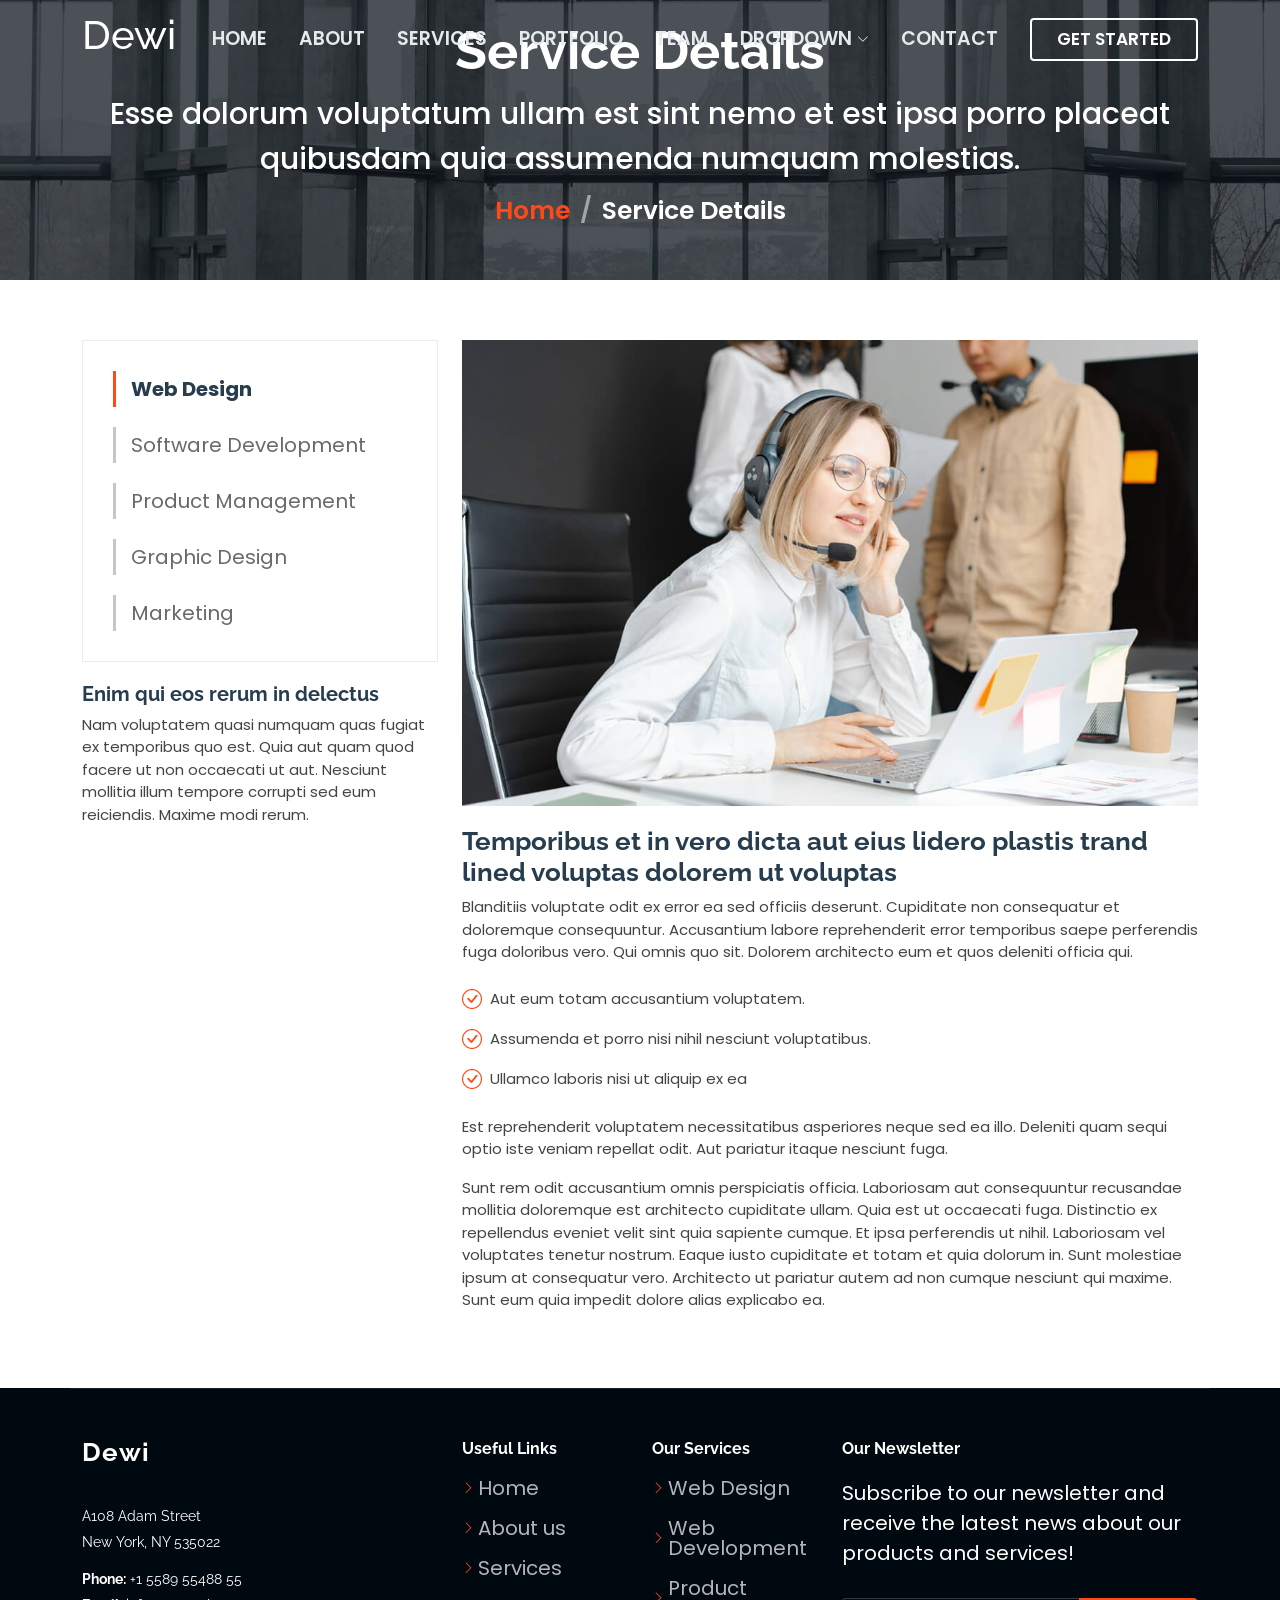
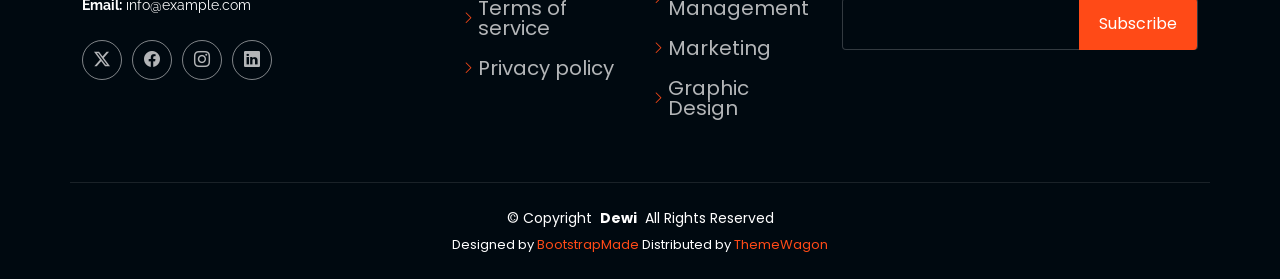
<file: service-details.html>
<!DOCTYPE html>
<html lang="en">

<head>
  <meta charset="utf-8">
  <meta content="width=device-width, initial-scale=1.0" name="viewport">
  <title>Service Details - Dewi Bootstrap Template</title>
  <meta name="description" content="">
  <meta name="keywords" content="">

  <!-- Favicons -->
  <link href="assets/img/favicon.png" rel="icon">
  <link href="assets/img/apple-touch-icon.png" rel="apple-touch-icon">

  <!-- Fonts -->
  <link href="https://fonts.googleapis.com" rel="preconnect">
  <link href="https://fonts.gstatic.com" rel="preconnect" crossorigin>
  <link href="https://fonts.googleapis.com/css2?family=Roboto:ital,wght@0,100;0,300;0,400;0,500;0,700;0,900;1,100;1,300;1,400;1,500;1,700;1,900&family=Raleway:ital,wght@0,100;0,200;0,300;0,400;0,500;0,600;0,700;0,800;0,900;1,100;1,200;1,300;1,400;1,500;1,600;1,700;1,800;1,900&family=Inter:wght@100;200;300;400;500;600;700;800;900&display=swap" rel="stylesheet">

  <!-- Vendor CSS Files -->
  <link href="assets/vendor/bootstrap/css/bootstrap.min.css" rel="stylesheet">
  <link href="assets/vendor/bootstrap-icons/bootstrap-icons.css" rel="stylesheet">
  <link href="assets/vendor/aos/aos.css" rel="stylesheet">
  <link href="assets/vendor/glightbox/css/glightbox.min.css" rel="stylesheet">
  <link href="assets/vendor/swiper/swiper-bundle.min.css" rel="stylesheet">

  <!-- Main CSS File -->
  <link href="assets/css/main.css" rel="stylesheet">

  <!-- =======================================================
  * Template Name: Dewi
  * Template URL: https://bootstrapmade.com/dewi-free-multi-purpose-html-template/
  * Updated: Aug 07 2024 with Bootstrap v5.3.3
  * Author: BootstrapMade.com
  * License: https://bootstrapmade.com/license/
  ======================================================== -->
</head>

<body class="service-details-page">

  <header id="header" class="header d-flex align-items-center fixed-top">
    <div class="container-fluid container-xl position-relative d-flex align-items-center">

      <a href="index.html" class="logo d-flex align-items-center me-auto">
        <!-- Uncomment the line below if you also wish to use an image logo -->
        <!-- <img src="assets/img/logo.png" alt=""> -->
        <h1 class="sitename">Dewi</h1>
      </a>

      <nav id="navmenu" class="navmenu">
        <ul>
          <li><a href="#hero">Home</a></li>
          <li><a href="#about">About</a></li>
          <li><a href="#services">Services</a></li>
          <li><a href="#portfolio">Portfolio</a></li>
          <li><a href="#team">Team</a></li>
          <li class="dropdown"><a href="#"><span>Dropdown</span> <i class="bi bi-chevron-down toggle-dropdown"></i></a>
            <ul>
              <li><a href="#">Dropdown 1</a></li>
              <li class="dropdown"><a href="#"><span>Deep Dropdown</span> <i class="bi bi-chevron-down toggle-dropdown"></i></a>
                <ul>
                  <li><a href="#">Deep Dropdown 1</a></li>
                  <li><a href="#">Deep Dropdown 2</a></li>
                  <li><a href="#">Deep Dropdown 3</a></li>
                  <li><a href="#">Deep Dropdown 4</a></li>
                  <li><a href="#">Deep Dropdown 5</a></li>
                </ul>
              </li>
              <li><a href="#">Dropdown 2</a></li>
              <li><a href="#">Dropdown 3</a></li>
              <li><a href="#">Dropdown 4</a></li>
            </ul>
          </li>
          <li><a href="#contact">Contact</a></li>
        </ul>
        <i class="mobile-nav-toggle d-xl-none bi bi-list"></i>
      </nav>

      <a class="cta-btn" href="index.html#about">Get Started</a>

    </div>
  </header>

  <main class="main">

    <!-- Page Title -->
    <div class="page-title dark-background" data-aos="fade" style="background-image: url(assets/img/page-title-bg.webp);">
      <div class="container position-relative">
        <h1>Service Details</h1>
        <p>Esse dolorum voluptatum ullam est sint nemo et est ipsa porro placeat quibusdam quia assumenda numquam molestias.</p>
        <nav class="breadcrumbs">
          <ol>
            <li><a href="index.html">Home</a></li>
            <li class="current">Service Details</li>
          </ol>
        </nav>
      </div>
    </div><!-- End Page Title -->

    <!-- Service Details Section -->
    <section id="service-details" class="service-details section">

      <div class="container">

        <div class="row gy-4">

          <div class="col-lg-4" data-aos="fade-up" data-aos-delay="100">
            <div class="services-list">
              <a href="#" class="active">Web Design</a>
              <a href="#">Software Development</a>
              <a href="#">Product Management</a>
              <a href="#">Graphic Design</a>
              <a href="#">Marketing</a>
            </div>

            <h4>Enim qui eos rerum in delectus</h4>
            <p>Nam voluptatem quasi numquam quas fugiat ex temporibus quo est. Quia aut quam quod facere ut non occaecati ut aut. Nesciunt mollitia illum tempore corrupti sed eum reiciendis. Maxime modi rerum.</p>
          </div>

          <div class="col-lg-8" data-aos="fade-up" data-aos-delay="200">
            <img src="assets/img/services.jpg" alt="" class="img-fluid services-img">
            <h3>Temporibus et in vero dicta aut eius lidero plastis trand lined voluptas dolorem ut voluptas</h3>
            <p>
              Blanditiis voluptate odit ex error ea sed officiis deserunt. Cupiditate non consequatur et doloremque consequuntur. Accusantium labore reprehenderit error temporibus saepe perferendis fuga doloribus vero. Qui omnis quo sit. Dolorem architecto eum et quos deleniti officia qui.
            </p>
            <ul>
              <li><i class="bi bi-check-circle"></i> <span>Aut eum totam accusantium voluptatem.</span></li>
              <li><i class="bi bi-check-circle"></i> <span>Assumenda et porro nisi nihil nesciunt voluptatibus.</span></li>
              <li><i class="bi bi-check-circle"></i> <span>Ullamco laboris nisi ut aliquip ex ea</span></li>
            </ul>
            <p>
              Est reprehenderit voluptatem necessitatibus asperiores neque sed ea illo. Deleniti quam sequi optio iste veniam repellat odit. Aut pariatur itaque nesciunt fuga.
            </p>
            <p>
              Sunt rem odit accusantium omnis perspiciatis officia. Laboriosam aut consequuntur recusandae mollitia doloremque est architecto cupiditate ullam. Quia est ut occaecati fuga. Distinctio ex repellendus eveniet velit sint quia sapiente cumque. Et ipsa perferendis ut nihil. Laboriosam vel voluptates tenetur nostrum. Eaque iusto cupiditate et totam et quia dolorum in. Sunt molestiae ipsum at consequatur vero. Architecto ut pariatur autem ad non cumque nesciunt qui maxime. Sunt eum quia impedit dolore alias explicabo ea.
            </p>
          </div>

        </div>

      </div>

    </section><!-- /Service Details Section -->

  </main>

  <footer id="footer" class="footer dark-background">

    <div class="container footer-top">
      <div class="row gy-4">
        <div class="col-lg-4 col-md-6 footer-about">
          <a href="index.html" class="logo d-flex align-items-center">
            <span class="sitename">Dewi</span>
          </a>
          <div class="footer-contact pt-3">
            <p>A108 Adam Street</p>
            <p>New York, NY 535022</p>
            <p class="mt-3"><strong>Phone:</strong> <span>+1 5589 55488 55</span></p>
            <p><strong>Email:</strong> <span>info@example.com</span></p>
          </div>
          <div class="social-links d-flex mt-4">
            <a href=""><i class="bi bi-twitter-x"></i></a>
            <a href=""><i class="bi bi-facebook"></i></a>
            <a href=""><i class="bi bi-instagram"></i></a>
            <a href=""><i class="bi bi-linkedin"></i></a>
          </div>
        </div>

        <div class="col-lg-2 col-md-3 footer-links">
          <h4>Useful Links</h4>
          <ul>
            <li><i class="bi bi-chevron-right"></i> <a href="#">Home</a></li>
            <li><i class="bi bi-chevron-right"></i> <a href="#">About us</a></li>
            <li><i class="bi bi-chevron-right"></i> <a href="#">Services</a></li>
            <li><i class="bi bi-chevron-right"></i> <a href="#">Terms of service</a></li>
            <li><i class="bi bi-chevron-right"></i> <a href="#">Privacy policy</a></li>
          </ul>
        </div>

        <div class="col-lg-2 col-md-3 footer-links">
          <h4>Our Services</h4>
          <ul>
            <li><i class="bi bi-chevron-right"></i> <a href="#">Web Design</a></li>
            <li><i class="bi bi-chevron-right"></i> <a href="#">Web Development</a></li>
            <li><i class="bi bi-chevron-right"></i> <a href="#">Product Management</a></li>
            <li><i class="bi bi-chevron-right"></i> <a href="#">Marketing</a></li>
            <li><i class="bi bi-chevron-right"></i> <a href="#">Graphic Design</a></li>
          </ul>
        </div>

        <div class="col-lg-4 col-md-12 footer-newsletter">
          <h4>Our Newsletter</h4>
          <p>Subscribe to our newsletter and receive the latest news about our products and services!</p>
          <form action="forms/newsletter.php" method="post" class="php-email-form">
            <div class="newsletter-form"><input type="email" name="email"><input type="submit" value="Subscribe"></div>
            <div class="loading">Loading</div>
            <div class="error-message"></div>
            <div class="sent-message">Your subscription request has been sent. Thank you!</div>
          </form>
        </div>

      </div>
    </div>

    <div class="container copyright text-center mt-4">
      <p>© <span>Copyright</span> <strong class="px-1 sitename">Dewi</strong> <span>All Rights Reserved</span></p>
      <div class="credits">
        <!-- All the links in the footer should remain intact. -->
        <!-- You can delete the links only if you've purchased the pro version. -->
        <!-- Licensing information: https://bootstrapmade.com/license/ -->
        <!-- Purchase the pro version with working PHP/AJAX contact form: [buy-url] -->
        Designed by <a href="https://bootstrapmade.com/">BootstrapMade</a> Distributed by <a href=“https://themewagon.com>ThemeWagon
      </div>
    </div>

  </footer>

  <!-- Scroll Top -->
  <a href="#" id="scroll-top" class="scroll-top d-flex align-items-center justify-content-center"><i class="bi bi-arrow-up-short"></i></a>

  <!-- Preloader -->
  <div id="preloader"></div>

  <!-- Vendor JS Files -->
  <script src="assets/vendor/bootstrap/js/bootstrap.bundle.min.js"></script>
  <script src="assets/vendor/php-email-form/validate.js"></script>
  <script src="assets/vendor/aos/aos.js"></script>
  <script src="assets/vendor/glightbox/js/glightbox.min.js"></script>
  <script src="assets/vendor/purecounter/purecounter_vanilla.js"></script>
  <script src="assets/vendor/swiper/swiper-bundle.min.js"></script>
  <script src="assets/vendor/imagesloaded/imagesloaded.pkgd.min.js"></script>
  <script src="assets/vendor/isotope-layout/isotope.pkgd.min.js"></script>

  <!-- Main JS File -->
  <script src="assets/js/main.js"></script>

</body>

</html>
</file>
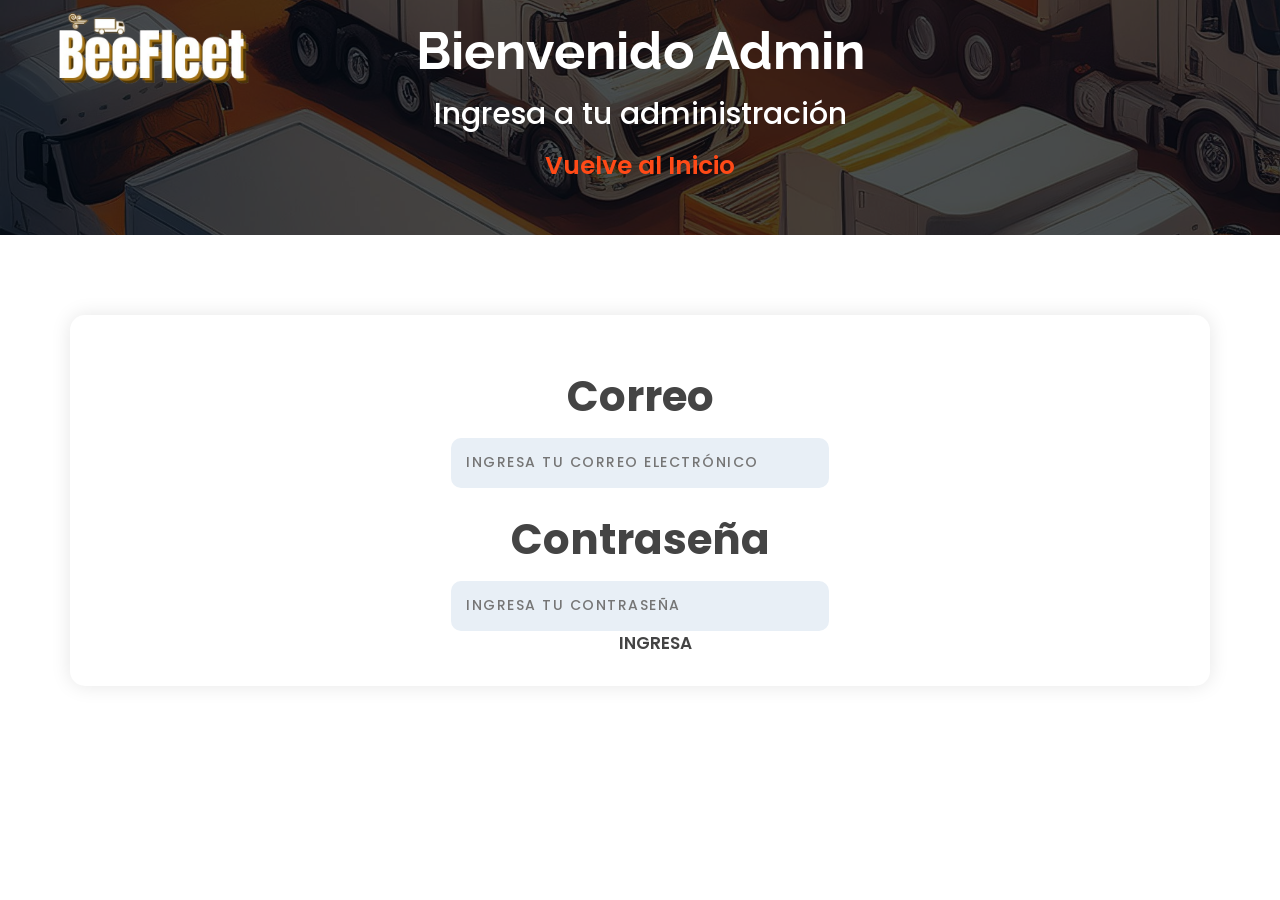
<file: starter-page.html>
<!DOCTYPE html>
<html lang="en">

<head>
  <meta charset="utf-8">
  <meta content="width=device-width, initial-scale=1.0" name="viewport">
  <title>Inicia Sesión</title>
  <meta name="description" content="">
  <meta name="keywords" content="">

  <!-- Favicons -->
  <link href="assets/img/logo.png" rel="icon">

  <!-- Fonts -->
  <link href="https://fonts.googleapis.com" rel="preconnect">
  <link href="https://fonts.gstatic.com" rel="preconnect" crossorigin>
  <link href="https://fonts.googleapis.com/css2?family=Roboto:ital,wght@0,100;0,300;0,400;0,500;0,700;0,900;1,100;1,300;1,400;1,500;1,700;1,900&family=Raleway:ital,wght@0,100;0,200;0,300;0,400;0,500;0,600;0,700;0,800;0,900;1,100;1,200;1,300;1,400;1,500;1,600;1,700;1,800;1,900&family=Inter:wght@100;200;300;400;500;600;700;800;900&display=swap" rel="stylesheet">

  <!-- Vendor CSS Files -->
  <link href="assets/vendor/bootstrap/css/bootstrap.min.css" rel="stylesheet">
  <link href="assets/vendor/bootstrap-icons/bootstrap-icons.css" rel="stylesheet">
  <link href="assets/vendor/aos/aos.css" rel="stylesheet">
  <link href="assets/vendor/glightbox/css/glightbox.min.css" rel="stylesheet">
  <link href="assets/vendor/swiper/swiper-bundle.min.css" rel="stylesheet">

  <!-- Main CSS File -->
  <link href="assets/css/main.css" rel="stylesheet">

  <!-- =======================================================
  * Template Name: Dewi
  * Template URL: https://bootstrapmade.com/dewi-free-multi-purpose-html-template/
  * Updated: Aug 07 2024 with Bootstrap v5.3.3
  * Author: BootstrapMade.com
  * License: https://bootstrapmade.com/license/
  ======================================================== -->
</head>

<body class="starter-page-page">

  <header id="header" class="header d-flex position-absolute align-items-center">
    <div class="position-relative align-items-center">

      <a href="index.html" class="logo d-flex align-items-center me-auto">
        <!-- Uncomment the line below if you also wish to use an image logo -->
        <img src="assets/img/logo.png" alt="">
      <!-- <h1 class="sitename">Beefleet</h1> -->
      </a>

    </div>
  </header>

  <main class="main">

    <!-- Page Title -->
    <div class="page-title dark-background" data-aos="fade" style="background-image: url(assets/img/hero-bg.jpg);">
      <div class="container position-relative">
        <h1>Bienvenido Admin</h1>
        <p>Ingresa a tu administración</p>
        <nav class="breadcrumbs">
          <ol>
            <li><a href="index.html">Vuelve al Inicio</a></li>
          </ol>
        </nav>
      </div>
    </div><!-- End Page Title -->

    <!-- Starter Section Section -->
    <section id="starter-section" class="starter-section section">

      <div class="container form-login" data-aos="fade-up">
        <form action="" class="form">
          <label for="correo">Correo</label> <br>
          <input type="email" name="" id="correo" placeholder="Ingresa tu correo electrónico"> <br>
          <label for="contrasena">Contraseña</label> <br>
          <input type="password" name="" id="contrasena" placeholder="Ingresa tu contraseña"> <br>     
          <a class="cta-btn" href="adminUser.html">Ingresa</a>
        </form>
      </div>
    </section><!-- /Starter Section Section -->

  </main>


  <!-- Scroll Top -->
  <a href="#" id="scroll-top" class="scroll-top d-flex align-items-center justify-content-center"><i class="bi bi-arrow-up-short"></i></a>

  <!-- Preloader -->
  <div id="preloader"></div>

  <!-- Vendor JS Files -->
  <script src="assets/vendor/bootstrap/js/bootstrap.bundle.min.js"></script>
  <script src="assets/vendor/php-email-form/validate.js"></script>
  <script src="assets/vendor/aos/aos.js"></script>
  <script src="assets/vendor/glightbox/js/glightbox.min.js"></script>
  <script src="assets/vendor/purecounter/purecounter_vanilla.js"></script>
  <script src="assets/vendor/swiper/swiper-bundle.min.js"></script>
  <script src="assets/vendor/imagesloaded/imagesloaded.pkgd.min.js"></script>
  <script src="assets/vendor/isotope-layout/isotope.pkgd.min.js"></script>

  <!-- Main JS File -->
  <script src="assets/js/login.js"></script>

</body>

</html>
</file>
<file: assets/css/main.css>
/**
* Template Name: Dewi
* Template URL: https://bootstrapmade.com/dewi-free-multi-purpose-html-template/
* Updated: Aug 07 2024 with Bootstrap v5.3.3
* Author: BootstrapMade.com
* License: https://bootstrapmade.com/license/
*/

/*--------------------------------------------------------------
# Font & Color Variables
# Help: https://bootstrapmade.com/color-system/
--------------------------------------------------------------*/
/* Fonts */
@import url('https://fonts.googleapis.com/css2?family=Poppins:ital,wght@0,100;0,200;0,300;0,400;0,500;0,600;0,700;0,800;0,900;1,100;1,200;1,300;1,400;1,500;1,600;1,700;1,800;1,900&display=swap');
:root {
  --default-font: "Poppins", sans-serif;
  --heading-font: "Raleway",  sans-serif;
  --nav-font: "Poppins", sans-serif;
}

/* Global Colors - The following color variables are used throughout the website. Updating them here will change the color scheme of the entire website */
:root { 
  --background-color: #ffffff; /* Background color for the entire website, including individual sections */
  --default-color: #444444; /* Default color used for the majority of the text content across the entire website */
  --heading-color: #273d4e; /* Color for headings, subheadings and title throughout the website */
  --accent-color: #ff4a17; /* Accent color that represents your brand on the website. It's used for buttons, links, and other elements that need to stand out */
  --surface-color: #ffffff; /* The surface color is used as a background of boxed elements within sections, such as cards, icon boxes, or other elements that require a visual separation from the global background. */
  --contrast-color: #ffffff; /* Contrast color for text, ensuring readability against backgrounds of accent, heading, or default colors. */
}

/* Nav Menu Colors - The following color variables are used specifically for the navigation menu. They are separate from the global colors to allow for more customization options */
:root {
  --nav-color: #e5eaee;  /* The default color of the main navmenu links */
  --nav-hover-color: #ff4a17; /* Applied to main navmenu links when they are hovered over or active */
  --nav-mobile-background-color: #ffffff; /* Used as the background color for mobile navigation menu */
  --nav-dropdown-background-color: #ffffff; /* Used as the background color for dropdown items that appear when hovering over primary navigation items */
  --nav-dropdown-color: #444444; /* Used for navigation links of the dropdown items in the navigation menu. */
  --nav-dropdown-hover-color: #ff4a17; /* Similar to --nav-hover-color, this color is applied to dropdown navigation links when they are hovered over. */
}

/* Color Presets - These classes override global colors when applied to any section or element, providing reuse of the sam color scheme. */

.light-background {
  --background-color: #f1f4fa;
  --surface-color: #ffffff;
}

.dark-background {
  --background-color: #000910;
  --default-color: #ffffff;
  --heading-color: #ffffff;
  --surface-color: #28323a;
  --contrast-color: #ffffff;
}

/* Smooth scroll */
:root {
  scroll-behavior: smooth;
}

/*--------------------------------------------------------------
# General Styling & Shared Classes
--------------------------------------------------------------*/
body {
  color: var(--default-color);
  background-color: var(--background-color);
  font-family: var(--default-font);
}

a {
  color: var(--accent-color);
  text-decoration: none;
  transition: 0.3s;
}

a:hover {
  color: color-mix(in srgb, var(--accent-color), transparent 25%);
  text-decoration: none;
}

h1,
h2,
h3,
h4,
h5,
h6 {
  color: var(--heading-color);
  font-family: var(--heading-font);
}

/* PHP Email Form Messages
------------------------------*/
.php-email-form .error-message {
  display: none;
  background: #df1529;
  color: #ffffff;
  text-align: left;
  padding: 15px;
  margin-bottom: 24px;
  font-weight: 600;
}

.php-email-form .sent-message {
  display: none;
  color: #ffffff;
  background: #059652;
  text-align: center;
  padding: 15px;
  margin-bottom: 24px;
  font-weight: 600;
}

.php-email-form .loading {
  display: none;
  background: var(--surface-color);
  text-align: center;
  padding: 15px;
  margin-bottom: 24px;
}

.php-email-form .loading:before {
  content: "";
  display: inline-block;
  border-radius: 50%;
  width: 24px;
  height: 24px;
  margin: 0 10px -6px 0;
  border: 3px solid var(--accent-color);
  border-top-color: var(--surface-color);
  animation: php-email-form-loading 1s linear infinite;
}

@keyframes php-email-form-loading {
  0% {
    transform: rotate(0deg);
  }

  100% {
    transform: rotate(360deg);
  }
}

/* Pulsating Play Button
------------------------------*/
.pulsating-play-btn {
  width: 94px;
  height: 94px;
  background: radial-gradient(var(--accent-color) 50%, color-mix(in srgb, var(--accent-color), transparent 75%) 52%);
  border-radius: 50%;
  display: block;
  position: relative;
  overflow: hidden;
}

.pulsating-play-btn:before {
  content: "";
  position: absolute;
  width: 120px;
  height: 120px;
  animation-delay: 0s;
  animation: pulsate-play-btn 2s;
  animation-direction: forwards;
  animation-iteration-count: infinite;
  animation-timing-function: steps;
  opacity: 1;
  border-radius: 50%;
  border: 5px solid color-mix(in srgb, var(--accent-color), transparent 30%);
  top: -15%;
  left: -15%;
  background: rgba(198, 16, 0, 0);
}

.pulsating-play-btn:after {
  content: "";
  position: absolute;
  left: 50%;
  top: 50%;
  transform: translateX(-40%) translateY(-50%);
  width: 0;
  height: 0;
  border-top: 10px solid transparent;
  border-bottom: 10px solid transparent;
  border-left: 15px solid #fff;
  z-index: 100;
  transition: all 400ms cubic-bezier(0.55, 0.055, 0.675, 0.19);
}

.pulsating-play-btn:hover:before {
  content: "";
  position: absolute;
  left: 50%;
  top: 50%;
  transform: translateX(-40%) translateY(-50%);
  width: 0;
  height: 0;
  border: none;
  border-top: 10px solid transparent;
  border-bottom: 10px solid transparent;
  border-left: 15px solid #fff;
  z-index: 200;
  animation: none;
  border-radius: 0;
}

.pulsating-play-btn:hover:after {
  border-left: 15px solid var(--accent-color);
  transform: scale(20);
}

@keyframes pulsate-play-btn {
  0% {
    transform: scale(0.6, 0.6);
    opacity: 1;
  }

  100% {
    transform: scale(1, 1);
    opacity: 0;
  }
}

/*--------------------------------------------------------------
# Global Header
--------------------------------------------------------------*/
.header {
  --background-color: rgba(0, 0, 0, 0);
  --default-color: #ffffff;
  --heading-color: #ffffff;
  color: var(--default-color);
  background-color: var(--background-color);
  padding: 10px 0;
  transition: all 0.5s;
  z-index: 997;
}

.header .logo {
  line-height: 1;
}

.header .logo img {
  max-height: 80px;
  margin-left: 50px;
}

.header .cta-btn,
.header .cta-btn:focus {
  color: var(--contrast-color);
  font-size: 17px;
  padding: 7px 25px;
  margin: 0 0 0 30px;
  border-radius: 4px;
  transition: 0.3s;
  font-weight: 600;
  text-transform: uppercase;
  border: 2px solid var(--contrast-color);
}

.header .cta-btn:hover,
.header .cta-btn:focus:hover {
  color: var(--contrast-color);
  background: var(--accent-color);
  border-color: var(--accent-color);
}

@media (max-width: 1200px) {
  .header .logo {
    order: 1;
  }

  .header .cta-btn {
    order: 2;
    margin: 0 15px 0 0;
    padding: 6px 15px;
  }

  .header .navmenu {
    order: 3;
  }
}

.scrolled .header {
  box-shadow: 0px 0 18px rgba(0, 0, 0, 0.1);
}

/* Global Header on Scroll
------------------------------*/
.scrolled .header {
  --background-color: rgba(21, 34, 43, 0.85);
}

/*--------------------------------------------------------------
# Navigation Menu
--------------------------------------------------------------*/
/* Desktop Navigation */
@media (min-width: 1200px) {
  .navmenu {
    padding: 0;
  }

  .navmenu ul {
    margin: 0;
    padding: 0;
    display: flex;
    list-style: none;
    align-items: center;
  }

  .navmenu li {
    position: relative;
  }

  .navmenu>ul>li {
    white-space: nowrap;
    padding: 15px 14px;
  }

  .navmenu>ul>li:last-child {
    padding-right: 0;
  }

  .navmenu a,
  .navmenu a:focus {
    color: var(--nav-color);
    font-size: 19px;
    padding: 0 2px;
    font-family: var(--nav-font);
    font-weight: 600;
    display: flex;
    align-items: center;
    justify-content: space-between;
    white-space: nowrap;
    transition: 0.3s;
    position: relative;
    text-transform: uppercase;
  }

  .navmenu a i,
  .navmenu a:focus i {
    font-size: 12px;
    line-height: 0;
    margin-left: 5px;
    transition: 0.3s;
  }

  .navmenu>ul>li>a:before {
    content: "";
    position: absolute;
    height: 2px;
    bottom: -6px;
    left: 0;
    background-color: var(--nav-hover-color);
    visibility: hidden;
    width: 0px;
    transition: all 0.3s ease-in-out 0s;
  }

  .navmenu a:hover:before,
  .navmenu li:hover>a:before,
  .navmenu .active:before {
    visibility: visible;
    width: 100%;
  }

  .navmenu li:hover>a,
  .navmenu .active,
  .navmenu .active:focus {
    color: color-mix(in srgb, var(--nav-color) 90%, white 15%);
  }

  .navmenu .dropdown ul {
    margin: 0;
    padding: 10px 0;
    background: var(--nav-dropdown-background-color);
    display: block;
    position: absolute;
    visibility: hidden;
    left: 14px;
    top: 130%;
    opacity: 0;
    transition: 0.3s;
    border-radius: 4px;
    z-index: 99;
    box-shadow: 0px 0px 30px rgba(0, 0, 0, 0.1);
  }

  .navmenu .dropdown ul li {
    min-width: 200px;
  }

  .navmenu .dropdown ul a {
    padding: 10px 20px;
    font-size: 15px;
    text-transform: none;
    color: var(--nav-dropdown-color);
  }

  .navmenu .dropdown ul a i {
    font-size: 12px;
  }

  .navmenu .dropdown ul a:hover,
  .navmenu .dropdown ul .active:hover,
  .navmenu .dropdown ul li:hover>a {
    color: var(--nav-dropdown-hover-color);
  }

  .navmenu .dropdown:hover>ul {
    opacity: 1;
    top: 100%;
    visibility: visible;
  }

  .navmenu .dropdown .dropdown ul {
    top: 0;
    left: -90%;
    visibility: hidden;
  }

  .navmenu .dropdown .dropdown:hover>ul {
    opacity: 1;
    top: 0;
    left: -100%;
    visibility: visible;
  }
}

/* Mobile Navigation */
@media (max-width: 1199px) {
  .mobile-nav-toggle {
    color: var(--nav-color);
    font-size: 28px;
    line-height: 0;
    margin-right: 10px;
    cursor: pointer;
    transition: color 0.3s;
  }

  .navmenu {
    padding: 0;
    z-index: 9997;
  }

  .navmenu ul {
    display: none;
    list-style: none;
    position: absolute;
    inset: 60px 20px 20px 20px;
    padding: 10px 0;
    margin: 0;
    border-radius: 6px;
    background-color: var(--nav-mobile-background-color);
    border: 1px solid color-mix(in srgb, var(--default-color), transparent 90%);
    box-shadow: none;
    overflow-y: auto;
    transition: 0.3s;
    z-index: 9998;
  }

  .navmenu a,
  .navmenu a:focus {
    color: var(--nav-dropdown-color);
    padding: 10px 20px;
    font-family: var(--nav-font);
    font-size: 17px;
    font-weight: 500;
    display: flex;
    align-items: center;
    justify-content: space-between;
    white-space: nowrap;
    transition: 0.3s;
  }

  .navmenu a i,
  .navmenu a:focus i {
    font-size: 12px;
    line-height: 0;
    margin-left: 5px;
    width: 30px;
    height: 30px;
    display: flex;
    align-items: center;
    justify-content: center;
    border-radius: 50%;
    transition: 0.3s;
    background-color: color-mix(in srgb, var(--accent-color), transparent 90%);
  }

  .navmenu a i:hover,
  .navmenu a:focus i:hover {
    background-color: var(--accent-color);
    color: var(--contrast-color);
  }

  .navmenu a:hover,
  .navmenu .active,
  .navmenu .active:focus {
    color: var(--nav-dropdown-hover-color);
  }

  .navmenu .active i,
  .navmenu .active:focus i {
    background-color: var(--accent-color);
    color: var(--contrast-color);
    transform: rotate(180deg);
  }

  .navmenu .dropdown ul {
    position: static;
    display: none;
    z-index: 99;
    padding: 10px 0;
    margin: 10px 20px;
    background-color: var(--nav-dropdown-background-color);
    transition: all 0.5s ease-in-out;
  }

  .navmenu .dropdown ul ul {
    background-color: rgba(33, 37, 41, 0.1);
  }

  .navmenu .dropdown>.dropdown-active {
    display: block;
    background-color: rgba(33, 37, 41, 0.03);
  }

  .mobile-nav-active {
    overflow: hidden;
  }

  .mobile-nav-active .mobile-nav-toggle {
    color: #fff;
    position: absolute;
    font-size: 32px;
    top: 15px;
    right: 15px;
    margin-right: 0;
    z-index: 9999;
  }

  .mobile-nav-active .navmenu {
    position: fixed;
    overflow: hidden;
    inset: 0;
    background: rgba(33, 37, 41, 0.8);
    transition: 0.3s;
  }

  .mobile-nav-active .navmenu>ul {
    display: block;
  }
}

/*--------------------------------------------------------------
# Global Footer
--------------------------------------------------------------*/
.footer {
  color: var(--default-color);
  background-color: var(--background-color);
  font-size: 14px;
  position: relative;
}

.footer .footer-top {
  padding-top: 50px;
  border-top: 1px solid color-mix(in srgb, var(--default-color), transparent 90%);
}

.footer .footer-about .logo {
  line-height: 1;
  margin-bottom: 25px;
}

.footer .footer-about .logo img {
  max-height: 40px;
  margin-right: 6px;
}

.footer .footer-about .logo span {
  font-size: 26px;
  font-weight: 700;
  letter-spacing: 1px;
  font-family: var(--heading-font);
  color: var(--heading-color);
}

.footer .footer-about p {
  font-size: 14px;
  font-family: var(--heading-font);
}

.footer .social-links a {
  display: flex;
  align-items: center;
  justify-content: center;
  width: 40px;
  height: 40px;
  border-radius: 50%;
  border: 1px solid color-mix(in srgb, var(--default-color), transparent 50%);
  font-size: 16px;
  color: color-mix(in srgb, var(--default-color), transparent 30%);
  margin-right: 10px;
  transition: 0.3s;
}

.footer .social-links a:hover {
  color: var(--accent-color);
  border-color: var(--accent-color);
}

.footer h4 {
  font-size: 16px;
  font-weight: bold;
  position: relative;
  padding-bottom: 12px;
}

.footer .footer-links {
  margin-bottom: 30px;
}

.footer .footer-links ul {
  list-style: none;
  padding: 0;
  margin: 0;
}

.footer .footer-links ul i {
  padding-right: 3px;
  font-size: 13px;
  line-height: 0;
  color: var(--accent-color);
}

.footer .footer-links ul li {
  padding: 10px 0;
  display: flex;
  align-items: center;
}

.footer .footer-links ul li:first-child {
  padding-top: 0;
}

.footer .footer-links ul a {
  color: color-mix(in srgb, var(--default-color), transparent 30%);
  display: inline-block;
  line-height: 1;
}

.footer .footer-links ul a:hover {
  color: var(--accent-color);
}

.footer .footer-contact p {
  margin-bottom: 5px;
}

.footer .footer-newsletter .newsletter-form {
  margin-top: 30px;
  margin-bottom: 15px;
  padding: 6px 8px;
  position: relative;
  border-radius: 4px;
  border: 1px solid color-mix(in srgb, var(--default-color), transparent 80%);
  display: flex;
  background-color: var(--background-color);
  transition: 0.3s;
}

.footer .footer-newsletter .newsletter-form:focus-within {
  border-color: var(--accent-color);
}

.footer .footer-newsletter .newsletter-form input[type=email] {
  border: 0;
  padding: 4px;
  width: 100%;
  background-color: var(--background-color);
  color: var(--default-color);
}

.footer .footer-newsletter .newsletter-form input[type=email]:focus-visible {
  outline: none;
}

.footer .footer-newsletter .newsletter-form input[type=submit] {
  border: 0;
  font-size: 16px;
  padding: 0 20px;
  margin: -7px -8px -7px 0;
  background: var(--accent-color);
  color: var(--contrast-color);
  transition: 0.3s;
  border-radius: 0 4px 4px 0;
}

.footer .footer-newsletter .newsletter-form input[type=submit]:hover {
  background: color-mix(in srgb, var(--accent-color), transparent 20%);
}

.footer .copyright {
  padding: 25px 0;
  border-top: 1px solid color-mix(in srgb, var(--default-color), transparent 90%);
}

.footer .copyright p {
  margin-bottom: 0;
}

.footer .credits {
  margin-top: 6px;
  font-size: 13px;
}

/*--------------------------------------------------------------
# Preloader
--------------------------------------------------------------*/
#preloader {
  position: fixed;
  inset: 0;
  z-index: 999999;
  overflow: hidden;
  background: var(--background-color);
  transition: all 0.6s ease-out;
}

#preloader:before {
  content: "";
  position: fixed;
  top: calc(50% - 30px);
  left: calc(50% - 30px);
  border: 6px solid #ffffff;
  border-color: var(--accent-color) transparent var(--accent-color) transparent;
  border-radius: 50%;
  width: 60px;
  height: 60px;
  animation: animate-preloader 1.5s linear infinite;
}

@keyframes animate-preloader {
  0% {
    transform: rotate(0deg);
  }

  100% {
    transform: rotate(360deg);
  }
}

/*--------------------------------------------------------------
# Scroll Top Button
--------------------------------------------------------------*/
.scroll-top {
  position: fixed;
  visibility: hidden;
  opacity: 0;
  right: 15px;
  bottom: 15px;
  z-index: 99999;
  background-color: var(--accent-color);
  width: 40px;
  height: 40px;
  border-radius: 4px;
  transition: all 0.4s;
}

.scroll-top i {
  font-size: 24px;
  color: var(--contrast-color);
  line-height: 0;
}

.scroll-top:hover {
  background-color: color-mix(in srgb, var(--accent-color), transparent 20%);
  color: var(--contrast-color);
}

.scroll-top.active {
  visibility: visible;
  opacity: 1;
}

/*--------------------------------------------------------------
# Disable aos animation delay on mobile devices
--------------------------------------------------------------*/
@media screen and (max-width: 768px) {
  [data-aos-delay] {
    transition-delay: 0 !important;
  }
}

/*--------------------------------------------------------------
# Global Page Titles & Breadcrumbs
--------------------------------------------------------------*/
.page-title {
  color: var(--default-color);
  background-color: var(--background-color);
  background-size: cover;
  background-position: center;
  background-repeat: no-repeat;
  padding: 20px 0 50px 0;
  text-align: center;
  position: relative;
}

.page-title:before {
  content: "";
  background: color-mix(in srgb, var(--background-color), transparent 30%);
  position: absolute;
  inset: 0;
}

.page-title h1 {
  font-size: 52px;
  font-weight: 700;
  margin-bottom: 10px;
}

.page-title p {
  font-size: 30px;
  font-weight: 500;
  margin-bottom: 10px;
}

.page-title .breadcrumbs ol {
  display: flex;
  flex-wrap: wrap;
  list-style: none;
  justify-content: center;
  padding: 0;
  margin: 0;
  font-size: 25px;
  font-weight: 600;
}

.page-title .breadcrumbs ol li+li {
  padding-left: 10px;
}

.page-title .breadcrumbs ol li+li::before {
  content: "/";
  display: inline-block;
  padding-right: 10px;
  color: color-mix(in srgb, var(--default-color), transparent 50%);
}

/*--------------------------------------------------------------
# Global Sections
--------------------------------------------------------------*/
section,
.section {
  color: var(--default-color);
  background-color: var(--background-color);
  padding: 60px 0;
  scroll-margin-top: 90px;
  overflow: clip;
}

@media (max-width: 1199px) {

  section,
  .section {
    scroll-margin-top: 76px;
  }
}

/*--------------------------------------------------------------
# Global Section Titles
--------------------------------------------------------------*/
.section-title {
  padding-bottom: 60px;
  position: relative;
}

.section-title h2 {
  font-size: 14px;
  font-weight: 500;
  padding: 0;
  line-height: 1px;
  margin: 0;
  letter-spacing: 1.5px;
  text-transform: uppercase;
  color: color-mix(in srgb, var(--default-color), transparent 50%);
  position: relative;
}

.section-title h2::after {
  content: "";
  width: 120px;
  height: 1px;
  display: inline-block;
  background: var(--accent-color);
  margin: 4px 10px;
}

.section-title p {
  color: var(--heading-color);
  margin: 0;
  font-size: 36px;
  font-weight: 800;
  text-transform: uppercase;
  font-family: var(--heading-font);
}

@media (max-width: 768px) {
  .section-title p {
    font-size: 24px;
  }
}

/*--------------------------------------------------------------
# Hero Section
--------------------------------------------------------------*/
.hero {
  width: 100%;
  min-height: 100vh;
  position: relative;
  padding: 80px 0;
  display: flex;
  align-items: center;
  justify-content: center;
}

.hero img {
  position: absolute;
  inset: 0;
  display: block;
  width: 100%;
  height: 100%;
  object-fit: cover;
  z-index: 1;
}

.hero:before {
  content: "";
  background: color-mix(in srgb, var(--background-color), transparent 30%);
  position: absolute;
  inset: 0;
  z-index: 2;
}

.hero .container {
  position: relative;
  z-index: 3;
}

.hero h2 {
  margin: 0;
  font-size: 48px;
  font-weight: 700;
  text-transform: uppercase;
}

.hero p {
  color: color-mix(in srgb, var(--default-color), transparent 20%);
  margin: 10px 0 0 0;
  font-size: 24px;
}

.hero .btn-get-started {
  background: var(--accent-color);
  color: var(--contrast-color);
  font-weight: 400;
  font-size: 14px;
  letter-spacing: 1px;
  display: inline-block;
  padding: 10px 30px;
  border-radius: 4px;
  transition: 0.3s;
  text-transform: uppercase;
}

.hero .btn-get-started:hover {
  background: color-mix(in srgb, var(--accent-color), transparent 20%);
}

.hero .btn-watch-video {
  font-size: 16px;
  transition: 0.5s;
  margin-left: 25px;
  font-weight: 400;
  color: var(--default-color);
}

.hero .btn-watch-video i {
  color: var(--accent-color);
  font-size: 32px;
  transition: 0.3s;
  line-height: 0;
  margin-right: 8px;
}

.hero .btn-watch-video:hover {
  color: var(--accent-color);
}

.hero .btn-watch-video:hover i {
  color: color-mix(in srgb, var(--accent-color), transparent 20%);
}

@media (max-width: 768px) {
  .hero h2 {
    font-size: 32px;
  }

  .hero p {
    font-size: 18px;
  }
}

/*--------------------------------------------------------------
# About Section
--------------------------------------------------------------*/
.about h3 {
  font-weight: 700;
  font-size: 40px;
  margin-bottom: 20px;
}

.about .fst-italic {
  color: color-mix(in srgb, var(--default-color), var(--contrast-color) 50%);
}

.about .content ul {
  list-style: none;
  padding: 0;
}

.about .content ul li {
  padding: 0 0 10px 30px;
  position: relative;
}

.about .content ul i {
  position: absolute;
  font-size: 20px;
  left: 0;
  top: -3px;
  color: var(--accent-color);
}

.about .content p:last-child {
  margin-bottom: 0;
}

.about .content p, .gy-4 {
  font-size: 20px;
}

.about .pulsating-play-btn {
  position: absolute;
  left: calc(50% - 47px);
  top: calc(50% - 47px);
}

/*--------------------------------------------------------------
# Stats Section
--------------------------------------------------------------*/
.stats .stats-item {
  background-color: var(--surface-color);
  box-shadow: 0px 0 30px rgba(0, 0, 0, 0.1);
  padding: 30px;
}

.stats .stats-item i {
  color: var(--accent-color);
  font-size: 42px;
  line-height: 0;
  margin-right: 20px;
}

.stats .stats-item span {
  color: var(--heading-color);
  font-size: 36px;
  display: block;
  font-weight: 600;
}

.stats .stats-item p {
  padding: 0;
  margin: 0;
  font-family: var(--heading-font);
  font-size: 16px;
}

/*--------------------------------------------------------------
# Services Section
--------------------------------------------------------------*/
.services .img {
  border-radius: 8px;
  overflow: hidden;
}

.services .img img {
  transition: 0.6s;
}

.services .details {
  background: color-mix(in srgb, var(--surface-color), transparent 5%);
  padding: 50px 30px;
  margin: -100px 30px 0 30px;
  transition: all ease-in-out 0.3s;
  position: relative;
  text-align: center;
  border-radius: 8px;
  box-shadow: 0px 0 25px rgba(0, 0, 0, 0.1);
}

.services .details .icon {
  margin: 0;
  width: 72px;
  height: 72px;
  background: var(--accent-color);
  color: var(--contrast-color);
  border: 6px solid var(--contrast-color);
  border-radius: 50px;
  display: flex;
  align-items: center;
  justify-content: center;
  margin-bottom: 20px;
  font-size: 28px;
  transition: ease-in-out 0.3s;
  position: absolute;
  top: -36px;
  left: calc(50% - 36px);
}

.services .details h3 {
  font-weight: 700;
  margin: 10px 0 15px 0;
  font-size: 22px;
  transition: ease-in-out 0.3s;
}

.services .details p {
  color: color-mix(in srgb, var(--default-color), transparent 10%);
  line-height: 24px;
  font-size: 14px;
  margin-bottom: 0;
}

.services .service-item:hover .details h3 {
  color: var(--accent-color);
}

.services .service-item:hover .details .icon {
  background: var(--surface-color);
  border: 2px solid var(--accent-color);
}

.services .service-item:hover .details .icon i {
  color: var(--accent-color);
}

.services .service-item:hover .img img {
  transform: scale(1.2);
}

/*--------------------------------------------------------------
# Clients Section
--------------------------------------------------------------*/
.clients {
  padding: 20px 0;
}

.clients .client-logo {
  display: flex;
  justify-content: center;
  align-items: center;
  overflow: hidden;
}

.clients .client-logo img {
  padding: 20px 40px;
  max-width: 90%;
  transition: 0.3s;
  opacity: 0.5;
  filter: grayscale(100);
}

.clients .client-logo img:hover {
  filter: none;
  opacity: 1;
}

@media (max-width: 640px) {
  .clients .client-logo img {
    padding: 20px;
  }
}

/*--------------------------------------------------------------
# Features Section
--------------------------------------------------------------*/
.features .nav-tabs {
  border: 0;
}

.features .nav-link {
  background-color: var(--surface-color);
  color: var(--heading-color);
  border: 1px solid color-mix(in srgb, var(--default-color), transparent 85%);
  padding: 15px 20px;
  transition: 0.3s;
  border-radius: 0;
  display: flex;
  align-items: center;
  justify-content: center;
  cursor: pointer;
  height: 100%;
}

.features .nav-link i {
  padding-right: 15px;
  font-size: 48px;
}

.features .nav-link h4 {
  font-size: 18px;
  font-weight: 600;
  margin: 0;
}

.features .nav-link:hover {
  color: var(--accent-color);
  border-color: var(--accent-color);
}

.features .nav-link.active {
  background: var(--accent-color);
  color: var(--contrast-color);
  border-color: var(--accent-color);
}

.features .nav-link.active h4 {
  color: var(--contrast-color);
}

@media (max-width: 768px) {
  .features .nav-link i {
    padding: 0;
    line-height: 1;
    font-size: 36px;
  }
}

@media (max-width: 575px) {
  .features .nav-link {
    padding: 15px;
  }

  .features .nav-link i {
    font-size: 24px;
  }
}

.features .tab-content {
  margin-top: 30px;
}

.features .tab-pane h3 {
  color: var(--heading-color);
  font-weight: 700;
  font-size: 26px;
}

.features .tab-pane ul {
  list-style: none;
  padding: 0;
}

.features .tab-pane ul li {
  padding-bottom: 10px;
}

.features .tab-pane ul i {
  font-size: 20px;
  padding-right: 4px;
  color: var(--accent-color);
}

.features .tab-pane p:last-child {
  margin-bottom: 0;
}

/*--------------------------------------------------------------
# Services 2 Section
--------------------------------------------------------------*/
.services-2 .service-item {
  background-color: var(--surface-color);
  padding: 30px;
  border: 1px solid color-mix(in srgb, var(--default-color), transparent 85%);
  transition: 0.3s;
}

.services-2 .service-item .icon {
  font-size: 36px;
  line-height: 0;
  margin-right: 30px;
  color: var(--accent-color);
}

.services-2 .service-item .title {
  font-weight: 700;
  margin-bottom: 15px;
  font-size: 20px;
}

.services-2 .service-item .title a {
  color: var(--heading-color);
}

.services-2 .service-item .description {
  line-height: 24px;
  font-size: 14px;
  margin: 0;
}

.services-2 .service-item:hover {
  border-color: var(--accent-color);
}

.services-2 .service-item:hover .title a {
  color: var(--accent-color);
}

/*--------------------------------------------------------------
# Testimonials Section
--------------------------------------------------------------*/
.testimonials {
  padding: 80px 0;
  position: relative;
}

.testimonials:before {
  content: "";
  background: color-mix(in srgb, var(--background-color), transparent 30%);
  position: absolute;
  inset: 0;
  z-index: 2;
}

.testimonials .testimonials-bg {
  position: absolute;
  inset: 0;
  display: block;
  width: 100%;
  height: 100%;
  object-fit: cover;
  z-index: 1;
}

.testimonials .container {
  position: relative;
  z-index: 3;
}

.testimonials .testimonials-carousel,
.testimonials .testimonials-slider {
  overflow: hidden;
}

.testimonials .testimonial-item {
  text-align: center;
}

.testimonials .testimonial-item .testimonial-img {
  width: 100px;
  border-radius: 50%;
  border: 6px solid color-mix(in srgb, var(--default-color), transparent 85%);
  margin: 0 auto;
}

.testimonials .testimonial-item h3 {
  font-size: 20px;
  font-weight: bold;
  margin: 10px 0 5px 0;
}

.testimonials .testimonial-item h4 {
  font-size: 14px;
  margin: 0 0 15px 0;
  color: color-mix(in srgb, var(--default-color), transparent 40%);
}

.testimonials .testimonial-item .stars {
  margin-bottom: 15px;
}

.testimonials .testimonial-item .stars i {
  color: #ffc107;
  margin: 0 1px;
}

.testimonials .testimonial-item .quote-icon-left,
.testimonials .testimonial-item .quote-icon-right {
  color: color-mix(in srgb, var(--default-color), transparent 40%);
  font-size: 26px;
  line-height: 0;
}

.testimonials .testimonial-item .quote-icon-left {
  display: inline-block;
  left: -5px;
  position: relative;
}

.testimonials .testimonial-item .quote-icon-right {
  display: inline-block;
  right: -5px;
  position: relative;
  top: 10px;
  transform: scale(-1, -1);
}

.testimonials .testimonial-item p {
  font-style: italic;
  margin: 0 auto 15px auto;
}

.testimonials .swiper-wrapper {
  height: auto;
}

.testimonials .swiper-pagination {
  margin-top: 20px;
  position: relative;
}

.testimonials .swiper-pagination .swiper-pagination-bullet {
  width: 12px;
  height: 12px;
  background-color: color-mix(in srgb, var(--default-color), transparent 50%);
  opacity: 0.5;
}

.testimonials .swiper-pagination .swiper-pagination-bullet-active {
  background-color: var(--default-color);
  opacity: 1;
}

@media (min-width: 992px) {
  .testimonials .testimonial-item p {
    width: 80%;
  }
}

/*--------------------------------------------------------------
# Portfolio Section
--------------------------------------------------------------*/
.portfolio .portfolio-filters {
  padding: 0;
  margin: 0 auto 20px auto;
  list-style: none;
  text-align: center;
}

.portfolio .portfolio-filters li {
  cursor: pointer;
  display: inline-block;
  padding: 0;
  font-size: 18px;
  font-weight: 500;
  margin: 0 10px;
  line-height: 1;
  margin-bottom: 5px;
  transition: all 0.3s ease-in-out;
}

.portfolio .portfolio-filters li:hover,
.portfolio .portfolio-filters li.filter-active {
  color: var(--accent-color);
}

.portfolio .portfolio-filters li:first-child {
  margin-left: 0;
}

.portfolio .portfolio-filters li:last-child {
  margin-right: 0;
}

@media (max-width: 575px) {
  .portfolio .portfolio-filters li {
    font-size: 14px;
    margin: 0 5px;
  }
}

.portfolio .portfolio-content {
  position: relative;
  overflow: hidden;
}

.portfolio .portfolio-content img {
  transition: 0.3s;
}

.portfolio .portfolio-content .portfolio-info {
  opacity: 0;
  position: absolute;
  inset: 0;
  z-index: 3;
  transition: all ease-in-out 0.3s;
  background: rgba(0, 0, 0, 0.6);
  padding: 15px;
}

.portfolio .portfolio-content .portfolio-info h4 {
  font-size: 14px;
  padding: 5px 10px;
  font-weight: 400;
  color: #ffffff;
  display: inline-block;
  background-color: var(--accent-color);
}

.portfolio .portfolio-content .portfolio-info p {
  position: absolute;
  bottom: 10px;
  text-align: center;
  display: inline-block;
  left: 0;
  right: 0;
  font-size: 16px;
  font-weight: 600;
  color: rgba(255, 255, 255, 0.8);
}

.portfolio .portfolio-content .portfolio-info .preview-link,
.portfolio .portfolio-content .portfolio-info .details-link {
  position: absolute;
  left: calc(50% - 40px);
  font-size: 26px;
  top: calc(50% - 14px);
  color: #fff;
  transition: 0.3s;
  line-height: 1.2;
}

.portfolio .portfolio-content .portfolio-info .preview-link:hover,
.portfolio .portfolio-content .portfolio-info .details-link:hover {
  color: var(--accent-color);
}

.portfolio .portfolio-content .portfolio-info .details-link {
  left: 50%;
  font-size: 34px;
  line-height: 0;
}

.portfolio .portfolio-content:hover .portfolio-info {
  opacity: 1;
}

.portfolio .portfolio-content:hover img {
  transform: scale(1.1);
}

/*--------------------------------------------------------------
# Team Section
--------------------------------------------------------------*/
.team .member {
  position: relative;
}

.team .member .pic {
  overflow: hidden;
  margin-bottom: 50px;
}

.team .member .member-info {
  background-color: var(--surface-color);
  color: color-mix(in srgb, var(--default-color), transparent 20%);
  box-shadow: 0px 2px 15px rgba(0, 0, 0, 0.1);
  position: absolute;
  bottom: -50px;
  left: 20px;
  right: 20px;
  padding: 20px 15px;
  overflow: hidden;
  transition: 0.5s;
}

.team .member h4 {
  font-weight: 700;
  margin-bottom: 10px;
  font-size: 16px;
  position: relative;
  padding-bottom: 10px;
}

.team .member h4::after {
  content: "";
  position: absolute;
  display: block;
  width: 50px;
  height: 1px;
  background: color-mix(in srgb, var(--default-color), transparent 60%);
  bottom: 0;
  left: 0;
}

.team .member span {
  font-style: italic;
  display: block;
  font-size: 13px;
}

.team .member .social {
  position: absolute;
  right: 15px;
  bottom: 15px;
}

.team .member .social a {
  transition: color 0.3s;
  color: color-mix(in srgb, var(--default-color), transparent 70%);
}

.team .member .social a:hover {
  color: var(--accent-color);
}

.team .member .social i {
  font-size: 16px;
  margin: 0 2px;
}

/*--------------------------------------------------------------
# Contact Section
--------------------------------------------------------------*/
.contact .info-item {
  background-color: var(--surface-color);
  box-shadow: 0px 0px 20px rgba(0, 0, 0, 0.1);
  padding: 24px 0 30px 0;
}

.contact .info-item i {
  font-size: 20px;
  color: var(--accent-color);
  width: 56px;
  height: 56px;
  font-size: 24px;
  display: flex;
  justify-content: center;
  align-items: center;
  border-radius: 4px;
  transition: all 0.3s ease-in-out;
  border-radius: 50%;
  border: 2px dotted color-mix(in srgb, var(--accent-color), transparent 40%);
}

.contact .info-item h3 {
  font-size: 20px;
  color: color-mix(in srgb, var(--default-color), transparent 20%);
  font-size: 18px;
  font-weight: 700;
  margin: 10px 0;
}

.contact .info-item p {
  padding: 0;
  margin-bottom: 0;
  font-size: 14px;
}

.contact .php-email-form {
  background-color: var(--surface-color);
  box-shadow: 0px 0px 20px rgba(0, 0, 0, 0.1);
  height: 100%;
  padding: 30px;
}

@media (max-width: 575px) {
  .contact .php-email-form {
    padding: 20px;
  }
}

.contact .php-email-form input[type=text],
.contact .php-email-form input[type=email],
.contact .php-email-form textarea {
  font-size: 14px;
  padding: 10px 15px;
  box-shadow: none;
  border-radius: 0;
  color: var(--default-color);
  background-color: var(--surface-color);
  border-color: color-mix(in srgb, var(--default-color), transparent 80%);
}

.contact .php-email-form input[type=text]:focus,
.contact .php-email-form input[type=email]:focus,
.contact .php-email-form textarea:focus {
  border-color: var(--accent-color);
}

.contact .php-email-form input[type=text]::placeholder,
.contact .php-email-form input[type=email]::placeholder,
.contact .php-email-form textarea::placeholder {
  color: color-mix(in srgb, var(--default-color), transparent 70%);
}

.contact .php-email-form button[type=submit] {
  color: var(--contrast-color);
  background: var(--accent-color);
  border: 0;
  padding: 10px 30px;
  transition: 0.4s;
  border-radius: 50px;
}

.contact .php-email-form button[type=submit]:hover {
  background: color-mix(in srgb, var(--accent-color), transparent 20%);
}

/*--------------------------------------------------------------
# Portfolio Details Section
--------------------------------------------------------------*/
.portfolio-details .portfolio-details-slider img {
  width: 100%;
}

.portfolio-details .portfolio-details-slider .swiper-pagination {
  margin-top: 20px;
  position: relative;
}

.portfolio-details .portfolio-details-slider .swiper-pagination .swiper-pagination-bullet {
  width: 12px;
  height: 12px;
  background-color: color-mix(in srgb, var(--default-color), transparent 85%);
  opacity: 1;
}

.portfolio-details .portfolio-details-slider .swiper-pagination .swiper-pagination-bullet-active {
  background-color: var(--accent-color);
}

.portfolio-details .portfolio-info {
  background-color: var(--surface-color);
  padding: 30px;
  box-shadow: 0px 0 30px rgba(0, 0, 0, 0.1);
}

.portfolio-details .portfolio-info h3 {
  font-size: 22px;
  font-weight: 700;
  margin-bottom: 20px;
  padding-bottom: 20px;
  border-bottom: 1px solid color-mix(in srgb, var(--default-color), transparent 85%);
}

.portfolio-details .portfolio-info ul {
  list-style: none;
  padding: 0;
  font-size: 15px;
}

.portfolio-details .portfolio-info ul li+li {
  margin-top: 10px;
}

.portfolio-details .portfolio-description {
  padding-top: 30px;
}

.portfolio-details .portfolio-description h2 {
  font-size: 26px;
  font-weight: 700;
  margin-bottom: 20px;
}

.portfolio-details .portfolio-description p {
  padding: 0;
  color: color-mix(in srgb, var(--default-color), transparent 30%);
}

/*--------------------------------------------------------------
# Service Details Section
--------------------------------------------------------------*/
.service-details .services-list {
  background-color: var(--surface-color);
  padding: 10px 30px;
  border: 1px solid color-mix(in srgb, var(--default-color), transparent 90%);
  margin-bottom: 20px;
}

.service-details .services-list a {
  display: block;
  line-height: 1;
  padding: 8px 0 8px 15px;
  border-left: 3px solid color-mix(in srgb, var(--default-color), transparent 70%);
  margin: 20px 0;
  color: color-mix(in srgb, var(--default-color), transparent 20%);
  transition: 0.3s;
}

.service-details .services-list a.active {
  color: var(--heading-color);
  font-weight: 700;
  border-color: var(--accent-color);
}

.service-details .services-list a:hover {
  border-color: var(--accent-color);
}

.service-details .services-img {
  margin-bottom: 20px;
}

.service-details h3 {
  font-size: 26px;
  font-weight: 700;
}

.service-details h4 {
  font-size: 20px;
  font-weight: 700;
}

.service-details p {
  font-size: 15px;
}

.service-details ul {
  list-style: none;
  padding: 0;
  font-size: 15px;
}

.service-details ul li {
  padding: 5px 0;
  display: flex;
  align-items: center;
}

.service-details ul i {
  font-size: 20px;
  margin-right: 8px;
  color: var(--accent-color);
}

/*--------------------------------------------------------------
# Starter Section Section
--------------------------------------------------------------*/
/* .starter-section {
  /* Add your styles here 
} */

.form-container {
  background-color: white;
  border-radius: 15px;
  box-shadow: 0 0 20px rgba(0, 0, 0, 0.1);
  padding: 30px;
  margin-top: 20px;
}
.form-header {
  text-align: center;
  margin-bottom: 30px;
}
.form-header h2 {
  font-weight: 600;
  font-family: var(--default-font);
}
.form-label {
  font-weight: 500;
  font-size: 20px;
}
.form-control:focus {
  border-color: #3273dc;
  box-shadow: 0 0 0 0.25rem rgba(50, 115, 220, 0.25);
}
.btn-primary {
  border: none;
  padding: 10px 20px;
  transition: 0.3s;
}
.btn-primary:hover {
  background-color: #ff9c1a;
  border-color: none;
}
.btn-secondary{
  transition: 0.3s;
  border: none;
}
.btn-secondary:hover{
  background-color: #df1529;
  border: none;
}
.file-upload {
  position: relative;
  overflow: hidden;
  margin-top: 10px;
  width: 100%;
}
.file-upload input[type="file"] {
  display: none;
}
.custom-file-upload {
  border: 1px solid #ced4da;
  display: block;
  padding: 8px 12px;
  cursor: pointer;
  border-radius: 4px;
  background-color: #f8f9fa;
  text-align: center;
  transition: all 0.3s;
}
.custom-file-upload:hover {
  background-color: #e9ecef;
}
.custom-file-upload i {
  margin-right: 8px;
}
.preview-image {
  max-width: 150px;
  max-height: 150px;
  margin-top: 10px;
  border-radius: 5px;
  display: none;
}

/*Inicio Sesión*/

.form-login {
  text-align: center;
  background-color: white;
  border-radius: 15px;
  box-shadow: 0 0 20px rgba(0, 0, 0, 0.1);
  padding: 30px;
  margin-top: 20px;
}

.form-login .form input {
  width: 35%;
  height: 50px;
  margin: 20px;
  padding: 15px;
  border: none;
  background-color: #e8eff6;
  border-radius: 10px;
  font-size: 20px;
  font-size: 14px;
  font-weight: 500;
  line-height: 1px;
  margin: 0;
  letter-spacing: 1.5px;
  text-transform: uppercase;
  color: color-mix(in srgb, var(--default-color), transparent 50%);
  position: relative;
}

.form-login .form label {
  font-size: 42px;
  font-weight: 700;
  margin-bottom: 10px;
  margin-top: 20px;
}

.form-login .form .cta-btn,
.form-login .form .cta-btn:focus {
  color:c olor-mix(in srgb, var(--default-color), transparent 50%);
  background-color: none;
  font-size: 17px;
  padding: 7px 25px;
  margin: 30px 0 0 30px;
  border-radius: 4px;
  transition: 0.3s;
  font-weight: 600;
  text-transform: uppercase;
  border: color-mix(in srgb, var(--default-color), transparent 50%);
}

.form-login .form .cta-btn:hover,
.form-login .form .cta-btn:focus:hover {
  color: var(--contrast-color);
  background: var(--accent-color);
  border-color: var(--accent-color);
}

/*Perfil*/
.cta-btn,
.cta-btn:focus {
  color: var(--contrast-color);
  font-size: 17px;
  padding: 7px 25px;
  margin: 0 0 0 30px;
  border-radius: 4px;
  transition: 0.3s;
  font-weight: 600;
  text-transform: uppercase;
  border: 2px solid var(--contrast-color);
}

.cta-btn:hover,
.cta-btn:focus:hover {
  color: var(--contrast-color);
  background: var(--accent-color);
  border-color: var(--accent-color);
}
</file>
